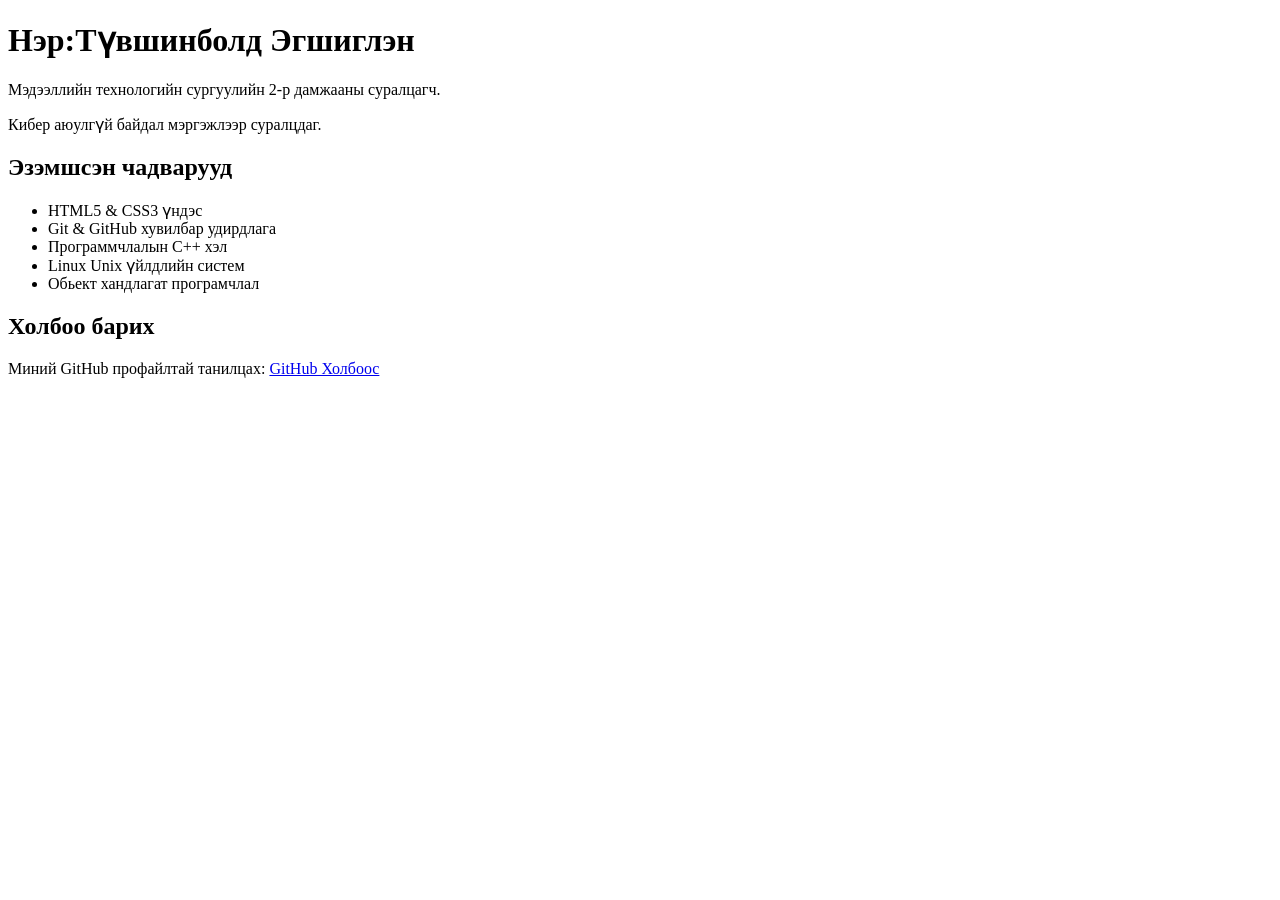
<file: index.html>
<!DOCTYPE html>
<html lang="mn">
<head>
 <meta charset="UTF-8">
 <meta name="viewport" content="width=device-width, initial-scale=1.0">
 <title>Миний Товч CV</title>
</head>
<body>
 <!-- Үндсэн гарчиг -->
 <h1>Нэр:Түвшинболд Эгшиглэн </h1>
 <!-- Товч танилцуулга -->
 <p>Мэдээллийн технологийн сургуулийн 2-р дамжааны суралцагч. </p>
 <p>Кибер аюулгүй байдал мэргэжлээр суралцдаг. </p>
     
 <h2>Эзэмшсэн чадварууд</h2>
 <!-- Жагсаалт -->
 <ul>
 <li>HTML5 & CSS3 үндэс</li>
 <li>Git & GitHub хувилбар удирдлага</li>
 <li>Программчлалын С++ хэл</li>
 <li>Linux Unix үйлдлийн систем</li>
 <li>Обьект хандлагат  програмчлал </li>
 </ul>

 <h2>Холбоо барих</h2>
 <!-- Холбоос -->
 <p>Миний GitHub профайлтай танилцах:
 <a href="https://github.com/tegshiglen0707/web-development-lab.git">GitHub Холбоос</a>
 </p>
</body>
</html>
</file>
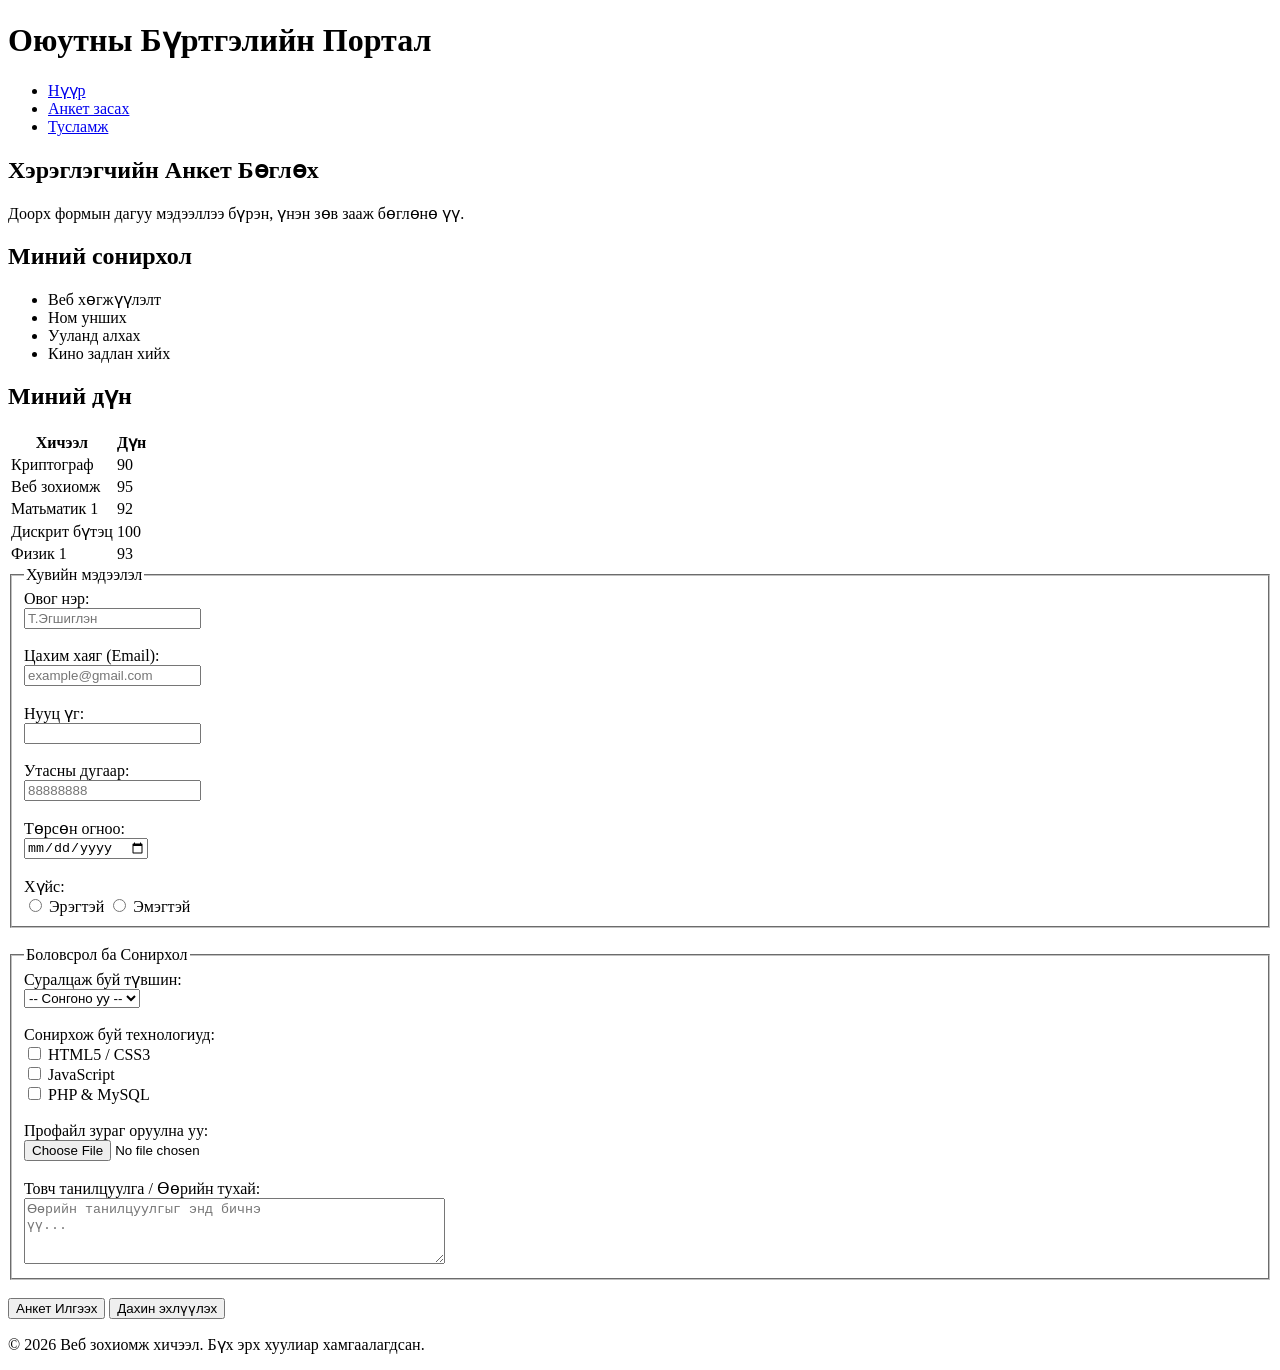
<file: lab02/index.html>
<!DOCTYPE html>
<html lang="en">
<head>
    <meta charset="UTF-8">
    <meta name="viewport" content="width=device-width, initial-scale=1.0">
    <title>Document</title>
</head>
<body>
    <!DOCTYPE html>
<html lang="mn">
<head>
 <meta charset="UTF-8">
 <meta name="viewport" content="width=device-width, initial-scale=1.0">
 <title>Лаборатори 02: Хэрэглэгчийн анкет</title>
</head>
<body>
 <!-- Вэбийн толгой хэсэг -->
 <header>
 <h1>Оюутны Бүртгэлийн Портал</h1>
 <!-- Навигацийн цэс -->
 <nav>
 <ul>
 <li><a href="../index.html">Нүүр</a></li>
 <li><a href="#">Анкет засах</a></li>
 <li><a href="#">Тусламж</a></li>
 </ul>
 </nav>
 </header>
 <!-- Үндсэн контент -->
 <main>
 <article>
 <section>
 <h2>Хэрэглэгчийн Анкет Бөглөх</h2>
 <p>Доорх формын дагуу мэдээллээ бүрэн, үнэн зөв зааж бөглөнө үү.</p>
 <!-- Форм энд байрлана -->
 </section>
 </article>
 </main>
 <!-- Сонирхлын жагсаалт -->
 <section>
 <h2>Миний сонирхол</h2>
 <ul>
 <li>Веб хөгжүүлэлт</li>
 <li>Ном унших</li>
 <li>Ууланд алхах</li>
 <li>Кино задлан хийх</li>
 </ul>
 </section>
 <!-- Дүнгийн хүснэгт -->
 <section>
 <h2>Миний дүн</h2>
 <table>
 <thead>
 <tr>
 <th>Хичээл</th>
 <th>Дүн</th>
 </tr>
 </thead>
 <tbody>
 <tr>
 <td>Криптограф</td>
 <td>90</td>
 </tr>
 <tr>
 <td>Веб зохиомж</td>
 <td>95</td>
 </tr>
 <tr>
 <td>Матьматик 1</td>
 <td>92</td>
 </tr>
 <tr>
 <td>Дискрит бүтэц</td>
 <td>100</td>
 </tr>
 <tr>
 <td>Физик 1</td>
 <td>93</td>
 </tr>
 </tbody>
 </table>
 </section>
 <!-- Хөл хэсэг -->
  <form action="#" method="POST" enctype="multipart/form-data">
 <!-- 1-р бүлэг: Хувийн мэдээлэл -->
 <fieldset>
 <legend>Хувийн мэдээлэл</legend>
 <label for="fullname">Овог нэр:</label><br>
 <input type="text" id="fullname" name="fullname" placeholder="Т.Эгшиглэн" required
minlength="2"><br><br>
 <label for="email">Цахим хаяг (Email):</label><br>
 <input type="email" id="email" name="email" placeholder="example@gmail.com"
required><br><br>
 <label for="password">Нууц үг:</label><br>
 <input type="password" id="password" name="password" required minlength="6"><br><br>
 <label for="phone">Утасны дугаар:</label><br>
 <input type="tel" id="phone" name="phone" pattern="[0-9]{8}" placeholder="88888888"
required><br><br>
 <label for="dob">Төрсөн огноо:</label><br>
 <input type="date" id="dob" name="dob" required><br><br>
 <label>Хүйс:</label><br>
 <input type="radio" id="male" name="gender" value="male">
 <label for="male">Эрэгтэй</label>
 <input type="radio" id="female" name="gender" value="female">
 <label for="female">Эмэгтэй</label><br>
 </fieldset>
 <br>
 <!-- 2-р бүлэг: Мэргэжил ба Сургалтын мэдээлэл -->
 <fieldset>
 <legend>Боловсрол ба Сонирхол</legend>
 <label for="degree">Суралцаж буй түвшин:</label><br>
 <select id="degree" name="degree" required>
 <option value="">-- Сонгоно уу --</option>
 <option value="bachelor">Бакалавр</option>
 <option value="master">Магистр</option>
 <option value="doctor">Докторант</option>
 </select><br><br>
 <label>Сонирхож буй технологиуд:</label><br>
 <input type="checkbox" id="html" name="skills" value="HTML">
 <label for="html">HTML5 / CSS3</label><br>
 <input type="checkbox" id="js" name="skills" value="JavaScript">
 <label for="js">JavaScript</label><br>
 <input type="checkbox" id="php" name="skills" value="PHP">
 <label for="php">PHP & MySQL</label><br><br>
 <label for="avatar">Профайл зураг оруулна уу:</label><br>
 <input type="file" id="avatar" name="avatar" accept="image/*"><br><br>
 <label for="bio">Товч танилцуулга / Өөрийн тухай:</label><br>
 <textarea id="bio" name="bio" rows="4" cols="50" placeholder="Өөрийн танилцуулгыг энд бичнэ
үү..."></textarea><br>
 </fieldset>
 <br>
 <!-- Илгээх ба Арилгах товчлуурууд -->
 <button type="submit">Анкет Илгээх</button>
 <button type="reset">Дахин эхлүүлэх</button>
</form>

 <footer>
 <p>&copy; 2026 Веб зохиомж хичээл. Бүх эрх хуулиар хамгаалагдсан.</p>
 </footer>
</body>
</html>

</body>
</html>
</file>
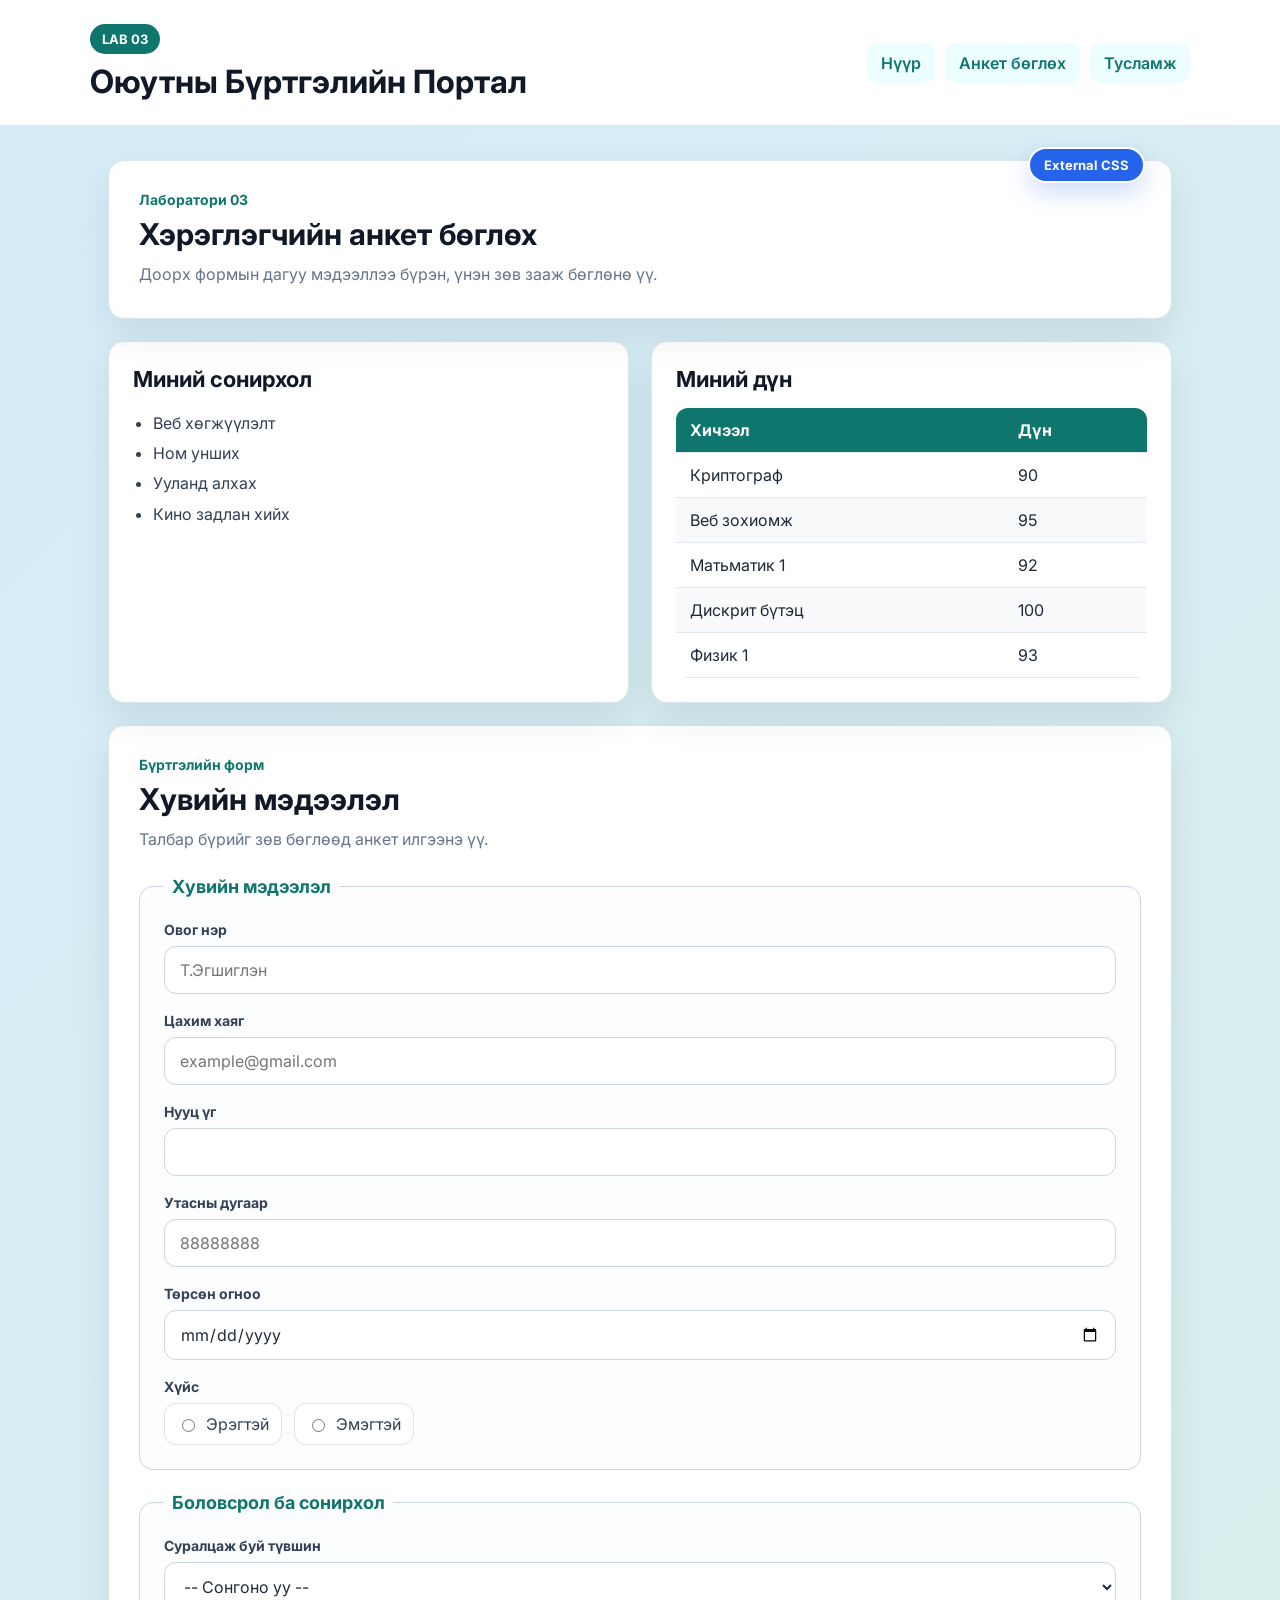
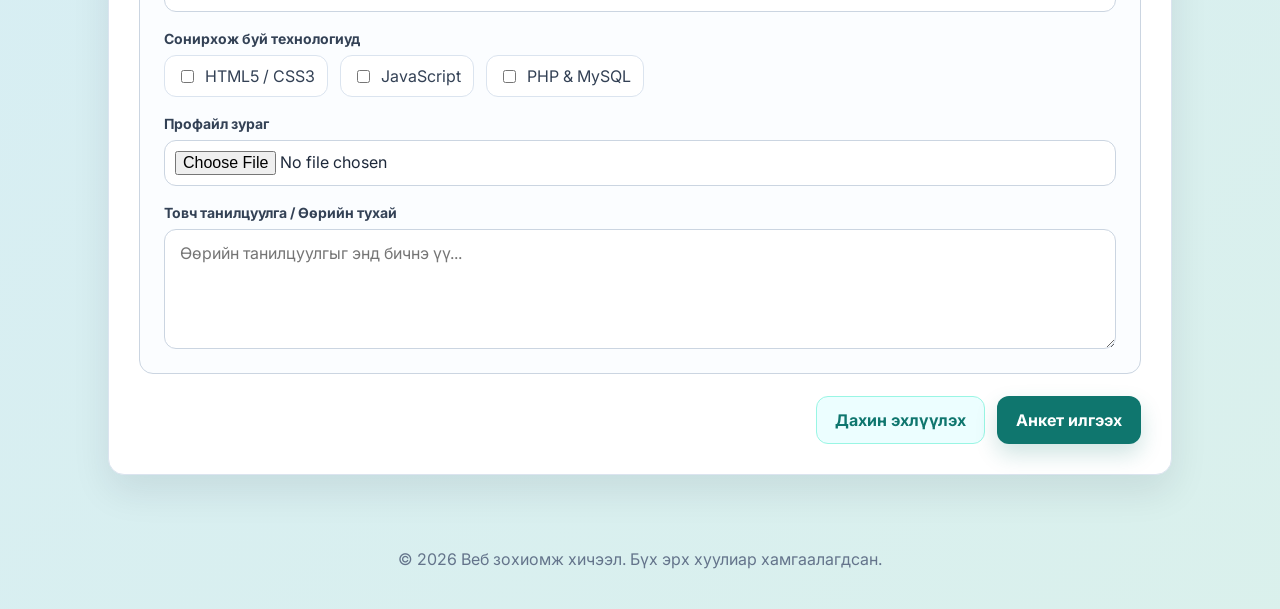
<file: lab03/index.html>
<!DOCTYPE html>
<html lang="mn">
<head>
  <meta charset="UTF-8">
  <meta name="viewport" content="width=device-width, initial-scale=1.0">
  <title>Лаборатори 03: CSS загварчилгаа</title>
  <link rel="preconnect" href="https://fonts.googleapis.com">
  <link rel="preconnect" href="https://fonts.gstatic.com" crossorigin>
  <link href="https://fonts.googleapis.com/css2?family=Inter:wght@400;500;600;700&display=swap" rel="stylesheet">
  <link rel="stylesheet" href="style.css">
</head>
<body>
  <header class="site-header">
    <div class="header-inner">
      <div>
        <span class="lab-badge">LAB 03</span>
        <h1 class="site-title">Оюутны Бүртгэлийн Портал</h1>
      </div>

      <nav class="site-nav">
        <ul class="nav-list">
          <li><a class="nav-link" href="../index.html">Нүүр</a></li>
          <li><a class="nav-link" href="#form">Анкет бөглөх</a></li>
          <li><a class="nav-link" href="#help">Тусламж</a></li>
        </ul>
      </nav>
    </div>
  </header>

  <main class="page">
    <section class="intro-card">
      <p class="eyebrow">Лаборатори 03</p>
      <h2 class="section-title">Хэрэглэгчийн анкет бөглөх</h2>
      <p class="section-text">Доорх формын дагуу мэдээллээ бүрэн, үнэн зөв зааж бөглөнө үү.</p>
      <span class="corner-note">External CSS</span>
    </section>

    <section class="content-grid">
      <article class="info-card">
        <h2 class="card-title">Миний сонирхол</h2>
        <ul class="interest-list">
          <li>Веб хөгжүүлэлт</li>
          <li>Ном унших</li>
          <li>Ууланд алхах</li>
          <li>Кино задлан хийх</li>
        </ul>
      </article>

      <article class="info-card">
        <h2 class="card-title">Миний дүн</h2>
        <table class="grade-table">
          <thead>
            <tr>
              <th>Хичээл</th>
              <th>Дүн</th>
            </tr>
          </thead>
          <tbody>
            <tr>
              <td>Криптограф</td>
              <td>90</td>
            </tr>
            <tr>
              <td>Веб зохиомж</td>
              <td>95</td>
            </tr>
            <tr>
              <td>Матьматик 1</td>
              <td>92</td>
            </tr>
            <tr>
              <td>Дискрит бүтэц</td>
              <td>100</td>
            </tr>
            <tr>
              <td>Физик 1</td>
              <td>93</td>
            </tr>
          </tbody>
        </table>
      </article>
    </section>

    <form class="profile-form" id="form" action="#" method="POST" enctype="multipart/form-data">
      <div class="form-heading">
        <p class="eyebrow">Бүртгэлийн форм</p>
        <h2 class="section-title">Хувийн мэдээлэл</h2>
        <p class="section-text">Талбар бүрийг зөв бөглөөд анкет илгээнэ үү.</p>
      </div>

      <fieldset class="form-group">
        <legend class="group-title">Хувийн мэдээлэл</legend>

        <div class="field-row tooltip-wrap">
          <label class="field-label" for="fullname">Овог нэр</label>
          <input class="form-field" type="text" id="fullname" name="fullname" placeholder="Т.Эгшиглэн" required minlength="2">
          <span class="tooltip">Доод тал нь 2 тэмдэгт оруулна.</span>
        </div>

        <div class="field-row">
          <label class="field-label" for="email">Цахим хаяг</label>
          <input class="form-field" type="email" id="email" name="email" placeholder="example@gmail.com" required>
        </div>

        <div class="field-row">
          <label class="field-label" for="password">Нууц үг</label>
          <input class="form-field" type="password" id="password" name="password" required minlength="6">
        </div>

        <div class="field-row">
          <label class="field-label" for="phone">Утасны дугаар</label>
          <input class="form-field" type="tel" id="phone" name="phone" pattern="[0-9]{8}" placeholder="88888888" required>
        </div>

        <div class="field-row">
          <label class="field-label" for="dob">Төрсөн огноо</label>
          <input class="form-field" type="date" id="dob" name="dob" required>
        </div>

        <div class="field-row">
          <span class="field-label">Хүйс</span>
          <div class="choice-row">
            <label class="choice-label" for="male">
              <input type="radio" id="male" name="gender" value="male">
              Эрэгтэй
            </label>
            <label class="choice-label" for="female">
              <input type="radio" id="female" name="gender" value="female">
              Эмэгтэй
            </label>
          </div>
        </div>
      </fieldset>

      <fieldset class="form-group">
        <legend class="group-title">Боловсрол ба сонирхол</legend>

        <div class="field-row">
          <label class="field-label" for="degree">Суралцаж буй түвшин</label>
          <select class="form-field" id="degree" name="degree" required>
            <option value="">-- Сонгоно уу --</option>
            <option value="bachelor">Бакалавр</option>
            <option value="master">Магистр</option>
            <option value="doctor">Докторант</option>
          </select>
        </div>

        <div class="field-row">
          <span class="field-label">Сонирхож буй технологиуд</span>
          <div class="checkbox-list">
            <label class="choice-label" for="html">
              <input type="checkbox" id="html" name="skills" value="HTML">
              HTML5 / CSS3
            </label>
            <label class="choice-label" for="js">
              <input type="checkbox" id="js" name="skills" value="JavaScript">
              JavaScript
            </label>
            <label class="choice-label" for="php">
              <input type="checkbox" id="php" name="skills" value="PHP">
              PHP &amp; MySQL
            </label>
          </div>
        </div>

        <div class="field-row">
          <label class="field-label" for="avatar">Профайл зураг</label>
          <input class="form-field file-field" type="file" id="avatar" name="avatar" accept="image/*">
        </div>

        <div class="field-row">
          <label class="field-label" for="bio">Товч танилцуулга / Өөрийн тухай</label>
          <textarea class="form-field textarea-field" id="bio" name="bio" rows="4" placeholder="Өөрийн танилцуулгыг энд бичнэ үү..."></textarea>
        </div>
      </fieldset>

      <div class="button-group">
        <button class="btn btn-secondary" type="reset">Дахин эхлүүлэх</button>
        <button class="btn btn-primary" type="submit">Анкет илгээх</button>
      </div>
    </form>
  </main>

  <footer class="site-footer" id="help">
    <p>&copy; 2026 Веб зохиомж хичээл. Бүх эрх хуулиар хамгаалагдсан.</p>
  </footer>
</body>
</html>
</file>
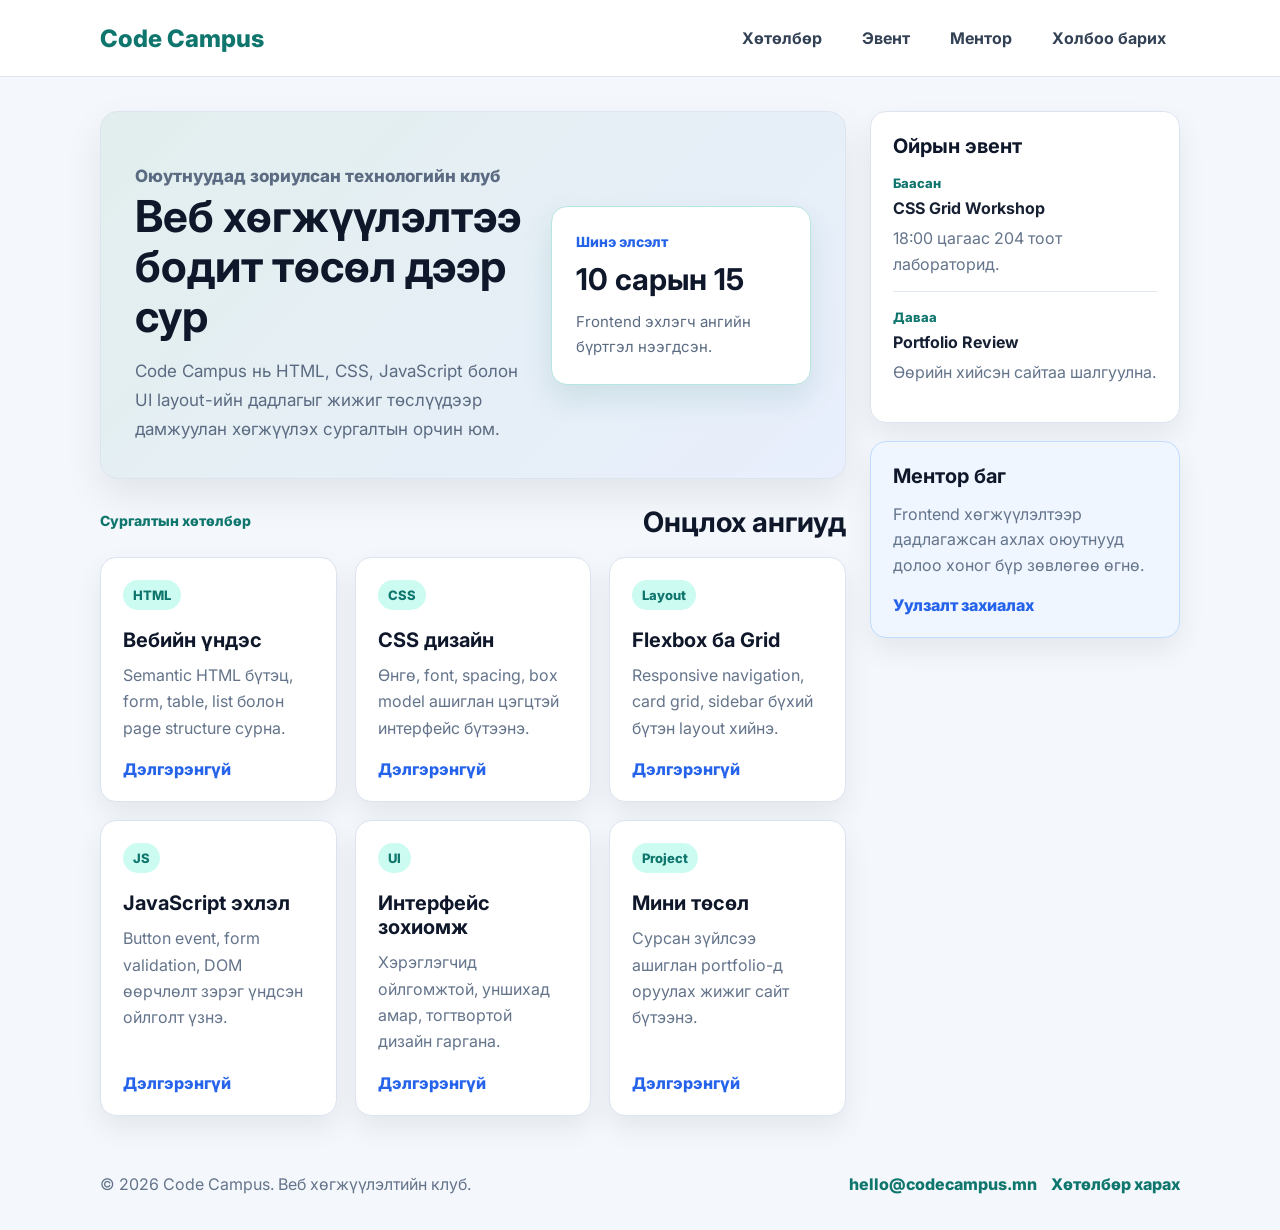
<file: lab04/index.html>
<!DOCTYPE html>
<html lang="mn">
<head>
  <meta charset="UTF-8">
  <meta name="viewport" content="width=device-width, initial-scale=1.0">
  <title>Code Campus</title>
  <link rel="preconnect" href="https://fonts.googleapis.com">
  <link rel="preconnect" href="https://fonts.gstatic.com" crossorigin>
  <link href="https://fonts.googleapis.com/css2?family=Inter:wght@400;500;600;700;800&display=swap" rel="stylesheet">
  <link rel="stylesheet" href="style.css?v=4">
</head>
<body>
  <header class="site-header">
    <nav class="navbar">
      <a class="logo" href="../index.html">Code Campus</a>

      <ul class="nav-menu">
        <li><a href="#courses">Хөтөлбөр</a></li>
        <li><a href="#events">Эвент</a></li>
        <li><a href="#mentors">Ментор</a></li>
        <li><a href="#contact">Холбоо барих</a></li>
      </ul>
    </nav>
  </header>

  <main class="page-layout">
    <section class="main-content">
      <section class="hero">
        <div class="hero-text">
          <p class="eyebrow">Оюутнуудад зориулсан технологийн клуб</p>
          <h1>Веб хөгжүүлэлтээ бодит төсөл дээр сур</h1>
          <p>
            Code Campus нь HTML, CSS, JavaScript болон UI layout-ийн дадлагыг
            жижиг төслүүдээр дамжуулан хөгжүүлэх сургалтын орчин юм.
          </p>
        </div>
        <div class="hero-panel">
          <span>Шинэ элсэлт</span>
          <strong>10 сарын 15</strong>
          <p>Frontend эхлэгч ангийн бүртгэл нээгдсэн.</p>
        </div>
      </section>

      <section class="courses" id="courses">
        <div class="section-heading">
          <p class="eyebrow">Сургалтын хөтөлбөр</p>
          <h2>Онцлох ангиуд</h2>
        </div>

        <div class="course-grid">
          <article class="course-card">
            <span class="course-tag">HTML</span>
            <h3>Вебийн үндэс</h3>
            <p>Semantic HTML бүтэц, form, table, list болон page structure сурна.</p>
            <a href="#contact">Дэлгэрэнгүй</a>
          </article>

          <article class="course-card">
            <span class="course-tag">CSS</span>
            <h3>CSS дизайн</h3>
            <p>Өнгө, font, spacing, box model ашиглан цэгцтэй интерфейс бүтээнэ.</p>
            <a href="#contact">Дэлгэрэнгүй</a>
          </article>

          <article class="course-card">
            <span class="course-tag">Layout</span>
            <h3>Flexbox ба Grid</h3>
            <p>Responsive navigation, card grid, sidebar бүхий бүтэн layout хийнэ.</p>
            <a href="#contact">Дэлгэрэнгүй</a>
          </article>

          <article class="course-card">
            <span class="course-tag">JS</span>
            <h3>JavaScript эхлэл</h3>
            <p>Button event, form validation, DOM өөрчлөлт зэрэг үндсэн ойлголт үзнэ.</p>
            <a href="#contact">Дэлгэрэнгүй</a>
          </article>

          <article class="course-card">
            <span class="course-tag">UI</span>
            <h3>Интерфейс зохиомж</h3>
            <p>Хэрэглэгчид ойлгомжтой, уншихад амар, тогтвортой дизайн гаргана.</p>
            <a href="#contact">Дэлгэрэнгүй</a>
          </article>

          <article class="course-card">
            <span class="course-tag">Project</span>
            <h3>Мини төсөл</h3>
            <p>Сурсан зүйлсээ ашиглан portfolio-д оруулах жижиг сайт бүтээнэ.</p>
            <a href="#contact">Дэлгэрэнгүй</a>
          </article>
        </div>
      </section>
    </section>

    <aside class="sidebar">
      <section class="sidebar-card" id="events">
        <h2>Ойрын эвент</h2>
        <div class="event-item">
          <span>Баасан</span>
          <strong>CSS Grid Workshop</strong>
          <p>18:00 цагаас 204 тоот лабораторид.</p>
        </div>
        <div class="event-item">
          <span>Даваа</span>
          <strong>Portfolio Review</strong>
          <p>Өөрийн хийсэн сайтаа шалгуулна.</p>
        </div>
      </section>

      <section class="sidebar-card mentor-card" id="mentors">
        <h2>Ментор баг</h2>
        <p>Frontend хөгжүүлэлтээр дадлагажсан ахлах оюутнууд долоо хоног бүр зөвлөгөө өгнө.</p>
        <a href="#contact">Уулзалт захиалах</a>
      </section>
    </aside>
  </main>

  <footer class="site-footer" id="contact">
    <p>&copy; 2026 Code Campus. Веб хөгжүүлэлтийн клуб.</p>
    <div class="footer-links">
      <a href="mailto:hello@codecampus.mn">hello@codecampus.mn</a>
      <a href="#courses">Хөтөлбөр харах</a>
    </div>
  </footer>
</body>
</html>
</file>
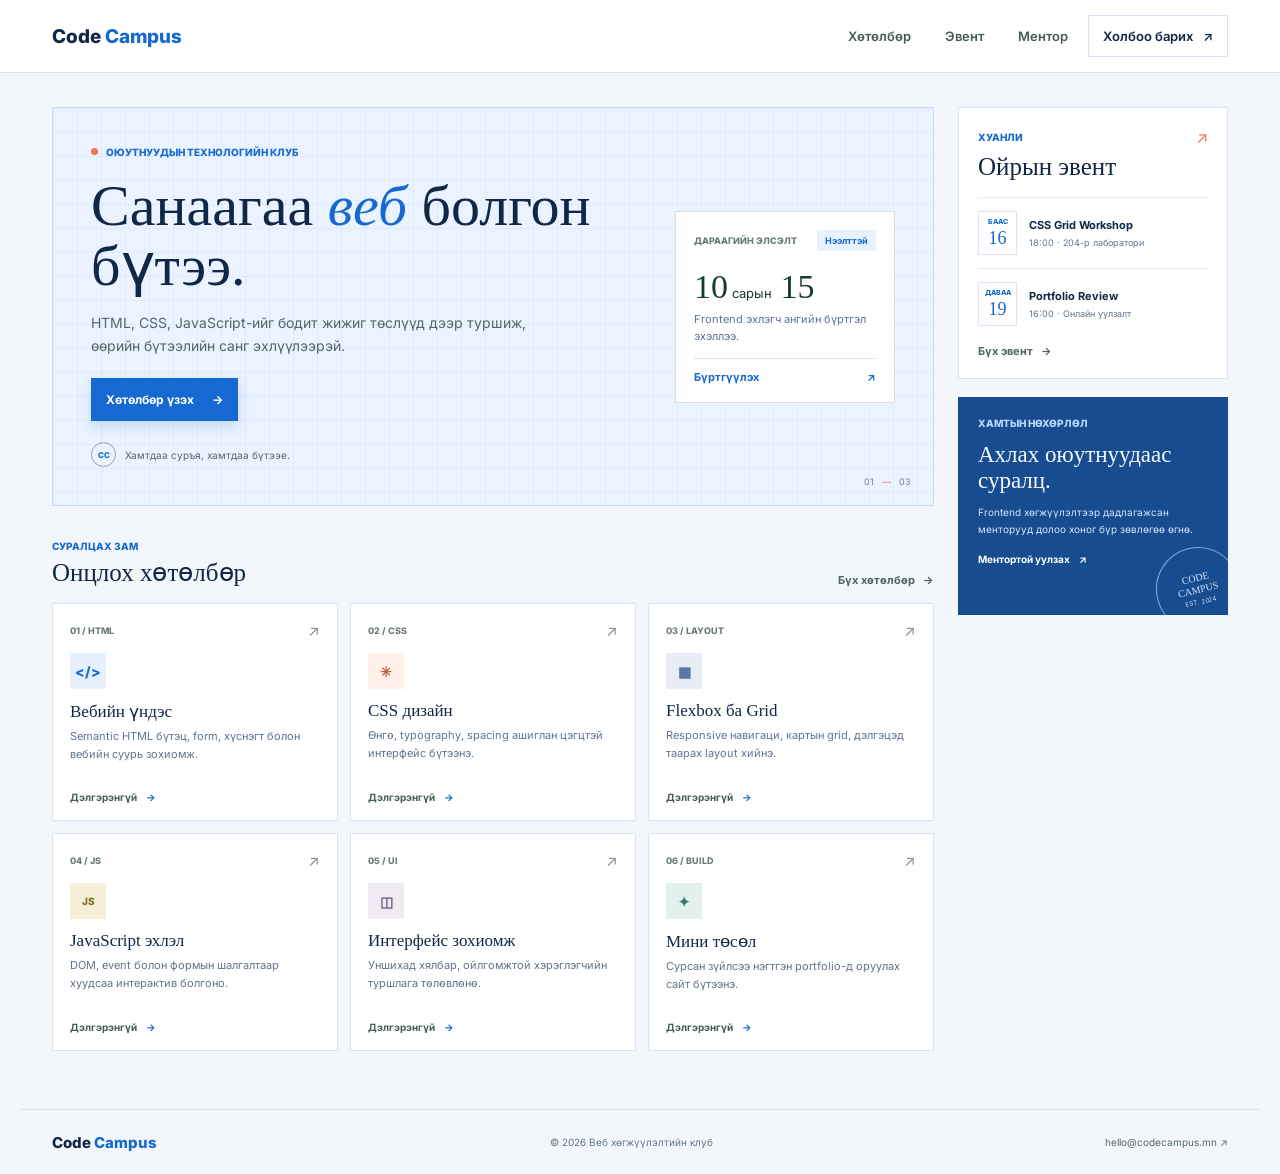
<file: lab05/index.html>
<!DOCTYPE html>
<html lang="mn">
<head>
  <meta charset="UTF-8">
  <meta name="viewport" content="width=device-width, initial-scale=1.0">
  <meta name="description" content="Code Campus-ийн сургалт, эвент болон менторын мэдээлэл.">
  <title>Code Campus | Responsive веб зохиомж</title>
  <link rel="preconnect" href="https://fonts.googleapis.com">
  <link rel="preconnect" href="https://fonts.gstatic.com" crossorigin>
  <link href="https://fonts.googleapis.com/css2?family=Inter:wght@400;500;600;700;800&display=swap" rel="stylesheet">
  <link rel="stylesheet" href="style.css">
</head>
<body>
  <header class="site-header">
    <nav class="navbar" aria-label="Үндсэн цэс">
      <a class="logo" href="#home">Code <span>Campus</span></a>
      <input class="menu-toggle" type="checkbox" id="menu-toggle" aria-label="Цэс нээх">
      <label class="menu-button" for="menu-toggle" aria-hidden="true"><span></span><span></span><span></span></label>
      <ul class="nav-menu">
        <li><a href="#courses">Хөтөлбөр</a></li>
        <li><a href="#events">Эвент</a></li>
        <li><a href="#mentors">Ментор</a></li>
        <li><a class="nav-cta" href="#contact">Холбоо барих <span aria-hidden="true">↗</span></a></li>
      </ul>
    </nav>
  </header>

  <main id="home" class="page-layout">
    <div class="main-content">
      <section class="hero">
        <div class="hero-copy">
          <p class="eyebrow"><span class="status-dot"></span> ОЮУТНУУДЫН ТЕХНОЛОГИЙН КЛУБ</p>
          <h1>Санаагаа <span>веб</span> болгон бүтээ.</h1>
          <p class="hero-description">HTML, CSS, JavaScript-ийг бодит жижиг төслүүд дээр туршиж, өөрийн бүтээлийн санг эхлүүлээрэй.</p>
          <a class="primary-link" href="#courses">Хөтөлбөр үзэх <span aria-hidden="true">→</span></a>
          <div class="hero-note"><span class="note-mark" aria-hidden="true">CC</span><span>Хамтдаа суръя, хамтдаа бүтээе.</span></div>
        </div>
        <aside class="enrollment" aria-label="Шинэ элсэлтийн мэдээлэл">
          <div class="enrollment-top"><span class="enrollment-label">ДАРААГИЙН ЭЛСЭЛТ</span><span class="open-badge">Нээлттэй</span></div>
          <p class="enrollment-date">10<span> сарын</span> 15</p>
          <p class="enrollment-copy">Frontend эхлэгч ангийн бүртгэл эхэллээ.</p>
          <a href="#contact">Бүртгүүлэх <span aria-hidden="true">↗</span></a>
        </aside>
        <div class="hero-index" aria-hidden="true">01 <span>—</span> 03</div>
      </section>

      <section class="courses" id="courses">
        <div class="section-heading">
          <div><p class="eyebrow">СУРАЛЦАХ ЗАМ</p><h2>Онцлох хөтөлбөр</h2></div>
          <a class="text-link" href="#contact">Бүх хөтөлбөр <span aria-hidden="true">→</span></a>
        </div>
        <div class="course-grid">
          <article class="course-card"><div class="card-top"><span class="course-code">01 / HTML</span><span class="card-arrow" aria-hidden="true">↗</span></div><div class="card-icon icon-html" aria-hidden="true">&lt;/&gt;</div><h3>Вебийн үндэс</h3><p>Semantic HTML бүтэц, form, хүснэгт болон вебийн суурь зохиомж.</p><a href="#contact">Дэлгэрэнгүй <span aria-hidden="true">→</span></a></article>
          <article class="course-card"><div class="card-top"><span class="course-code">02 / CSS</span><span class="card-arrow" aria-hidden="true">↗</span></div><div class="card-icon icon-css" aria-hidden="true">✳</div><h3>CSS дизайн</h3><p>Өнгө, typography, spacing ашиглан цэгцтэй интерфейс бүтээнэ.</p><a href="#contact">Дэлгэрэнгүй <span aria-hidden="true">→</span></a></article>
          <article class="course-card"><div class="card-top"><span class="course-code">03 / LAYOUT</span><span class="card-arrow" aria-hidden="true">↗</span></div><div class="card-icon icon-layout" aria-hidden="true">▦</div><h3>Flexbox ба Grid</h3><p>Responsive навигаци, картын grid, дэлгэцэд таарах layout хийнэ.</p><a href="#contact">Дэлгэрэнгүй <span aria-hidden="true">→</span></a></article>
          <article class="course-card"><div class="card-top"><span class="course-code">04 / JS</span><span class="card-arrow" aria-hidden="true">↗</span></div><div class="card-icon icon-js" aria-hidden="true">JS</div><h3>JavaScript эхлэл</h3><p>DOM, event болон формын шалгалтаар хуудсаа интерактив болгоно.</p><a href="#contact">Дэлгэрэнгүй <span aria-hidden="true">→</span></a></article>
          <article class="course-card"><div class="card-top"><span class="course-code">05 / UI</span><span class="card-arrow" aria-hidden="true">↗</span></div><div class="card-icon icon-ui" aria-hidden="true">◫</div><h3>Интерфейс зохиомж</h3><p>Уншихад хялбар, ойлгомжтой хэрэглэгчийн туршлага төлөвлөнө.</p><a href="#contact">Дэлгэрэнгүй <span aria-hidden="true">→</span></a></article>
          <article class="course-card"><div class="card-top"><span class="course-code">06 / BUILD</span><span class="card-arrow" aria-hidden="true">↗</span></div><div class="card-icon icon-build" aria-hidden="true">✦</div><h3>Мини төсөл</h3><p>Сурсан зүйлсээ нэгтгэн portfolio-д оруулах сайт бүтээнэ.</p><a href="#contact">Дэлгэрэнгүй <span aria-hidden="true">→</span></a></article>
        </div>
      </section>
    </div>

    <aside class="sidebar">
      <section class="sidebar-section" id="events">
        <div class="sidebar-heading"><p class="eyebrow">ХУАНЛИ</p><span class="sidebar-symbol" aria-hidden="true">↗</span></div>
        <h2>Ойрын эвент</h2>
        <article class="event-item"><time datetime="2026-10-16"><span>БААС</span><strong>16</strong></time><div><h3>CSS Grid Workshop</h3><p>18:00 · 204-р лаборатори</p></div></article>
        <article class="event-item"><time datetime="2026-10-19"><span>ДАВАА</span><strong>19</strong></time><div><h3>Portfolio Review</h3><p>16:00 · Онлайн уулзалт</p></div></article>
        <a class="text-link" href="#contact">Бүх эвент <span aria-hidden="true">→</span></a>
      </section>
      <section class="mentor-section" id="mentors">
        <p class="eyebrow">ХАМТЫН НӨХӨРЛӨЛ</p><h2>Ахлах оюутнуудаас суралц.</h2>
        <p>Frontend хөгжүүлэлтээр дадлагажсан менторууд долоо хоног бүр зөвлөгөө өгнө.</p>
        <a href="#contact">Ментортой уулзах <span aria-hidden="true">↗</span></a>
        <div class="mentor-stamp" aria-hidden="true">CODE<br>CAMPUS<br><span>EST. 2024</span></div>
      </section>
    </aside>
  </main>

  <footer class="site-footer" id="contact"><a class="footer-brand" href="#home">Code <span>Campus</span></a><p>© 2026 Веб хөгжүүлэлтийн клуб</p><a href="mailto:hello@codecampus.mn">hello@codecampus.mn <span aria-hidden="true">↗</span></a></footer>
</body>
</html>
</file>
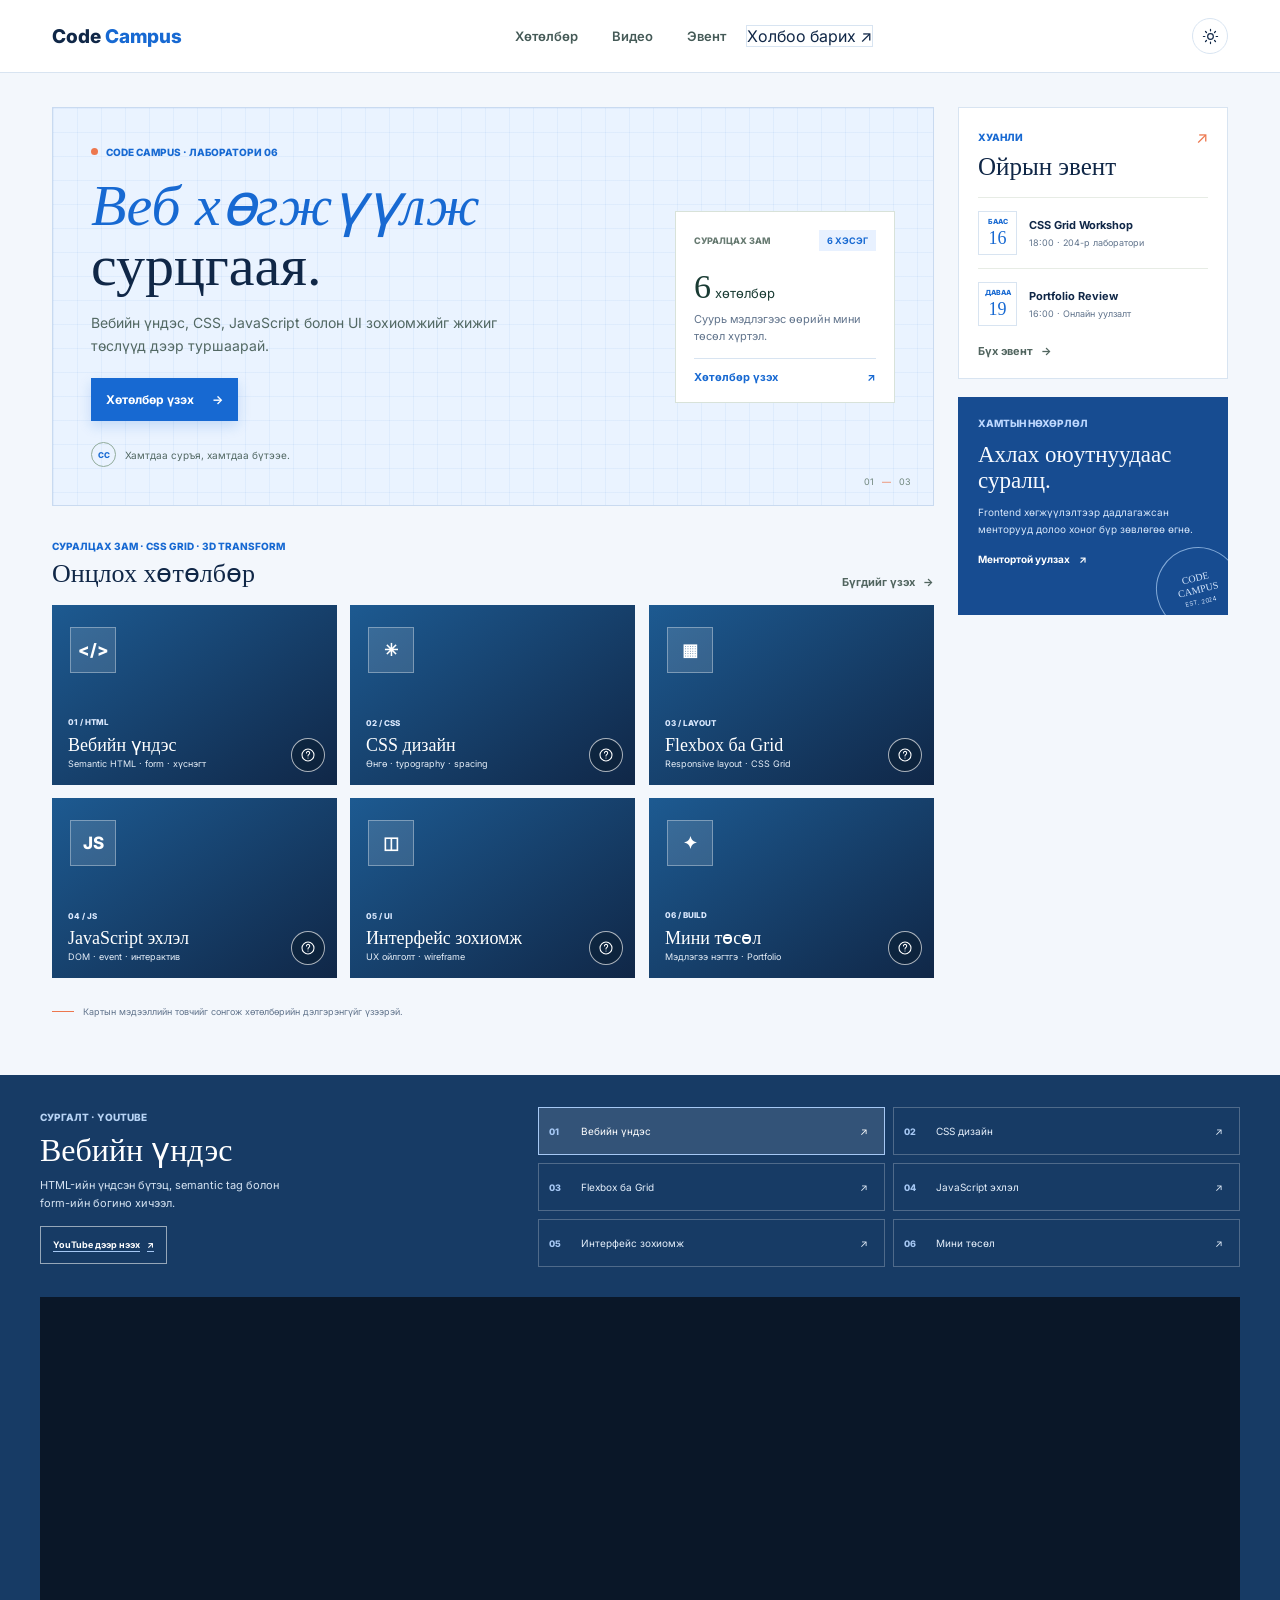
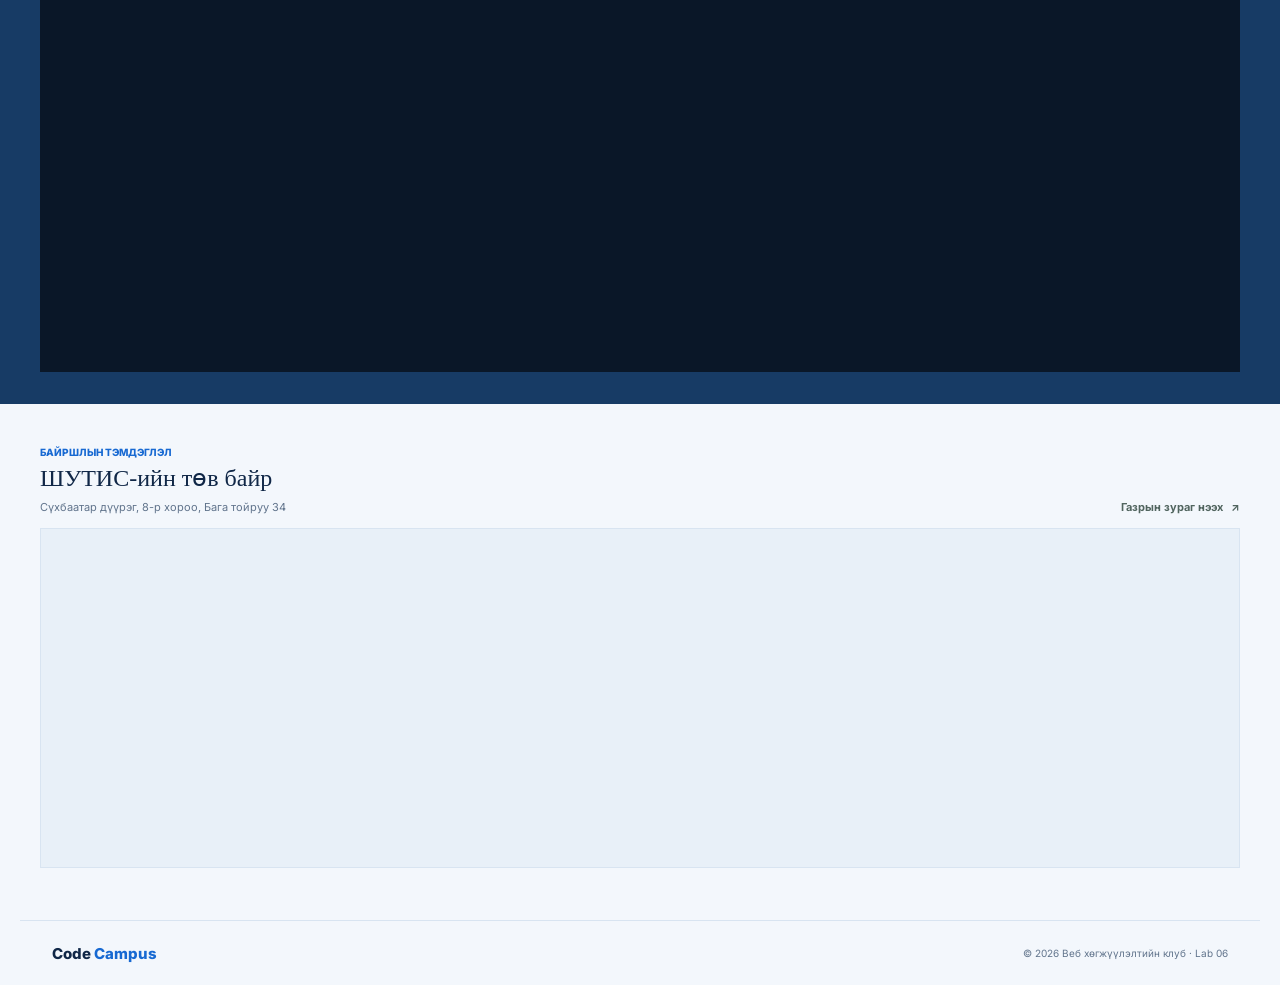
<file: lab6/index.html>
<!DOCTYPE html>
<html lang="mn">
<head>
  <meta charset="UTF-8">
  <meta name="viewport" content="width=device-width, initial-scale=1.0">
  <meta name="description" content="Code Campus-ийн зургаан сургалтын хөтөлбөр: CSS animation, 3D flip карт болон мультимедиа.">
  <meta name="theme-color" content="#f3f7fc">
  <title>Code Campus | Хөтөлбөр · Лаб 06</title>
  <link rel="preconnect" href="https://fonts.googleapis.com">
  <link rel="preconnect" href="https://fonts.gstatic.com" crossorigin>
  <link href="https://fonts.googleapis.com/css2?family=Inter:wght@400;500;600;700;800&display=swap" rel="stylesheet">
  <link rel="stylesheet" href="style.css">
  <script src="script.js" defer></script>
</head>
<body>
  <header class="site-header">
    <nav class="navbar" aria-label="Үндсэн цэс">
      <a class="logo" href="#home">Code <span>Campus</span></a>
      <input class="menu-toggle" type="checkbox" id="menu-toggle" aria-label="Цэс нээх">
      <label class="menu-button" for="menu-toggle" aria-hidden="true"><span></span><span></span><span></span></label>
      <ul class="nav-menu">
        <li><a href="#gallery">Хөтөлбөр</a></li>
        <li><a href="#video">Видео</a></li>
        <li><a href="#events">Эвент</a></li>
        <li><details class="contact-menu"><summary class="nav-cta">Холбоо барих <span aria-hidden="true">↗</span></summary><div class="contact-popover"><a href="mailto:t.egshiglen0707@gmail.com">Gmail <span>t.egshiglen0707@gmail.com</span></a><a href="tel:+97688035277">Утас <span>8803-5277</span></a></div></details></li>
      </ul>
      <button class="theme-toggle" id="theme-toggle" type="button" aria-label="Харанхуй горим асаах" aria-pressed="false">
        <svg class="sun-icon" viewBox="0 0 24 24" aria-hidden="true"><circle cx="12" cy="12" r="4"/><path d="M12 2v2m0 16v2M4.93 4.93l1.42 1.42m11.3 11.3 1.42 1.42M2 12h2m16 0h2M4.93 19.07l1.42-1.42m11.3-11.3 1.42-1.42"/></svg>
        <svg class="moon-icon" viewBox="0 0 24 24" aria-hidden="true"><path d="M20.2 15.4A8.5 8.5 0 0 1 8.6 3.8 8.5 8.5 0 1 0 20.2 15.4Z"/></svg>
      </button>
    </nav>
  </header>

  <main id="home" class="page-layout">
    <div class="main-content">
      <section class="hero">
        <div class="hero-copy">
          <p class="eyebrow"><span class="status-dot"></span> CODE CAMPUS · ЛАБОРАТОРИ 06</p>
          <h1><span>Веб хөгжүүлж</span> сурцгаая.</h1>
          <p class="hero-description">Вебийн үндэс, CSS, JavaScript болон UI зохиомжийг жижиг төслүүд дээр туршаарай.</p>
          <a class="primary-link" href="#gallery">Хөтөлбөр үзэх <span aria-hidden="true">→</span></a>
          <div class="hero-note"><span class="note-mark" aria-hidden="true">CC</span><span>Хамтдаа суръя, хамтдаа бүтээе.</span></div>
        </div>
        <aside class="enrollment" aria-label="Шинэ элсэлтийн мэдээлэл">
          <div class="enrollment-top"><span class="enrollment-label">СУРАЛЦАХ ЗАМ</span><span class="open-badge">6 ХЭСЭГ</span></div>
          <p class="enrollment-date">6<span> хөтөлбөр</span></p>
          <p class="enrollment-copy">Суурь мэдлэгээс өөрийн мини төсөл хүртэл.</p>
          <a href="#gallery">Хөтөлбөр үзэх <span aria-hidden="true">↗</span></a>
        </aside>
        <div class="hero-index" aria-hidden="true">01 <span>—</span> 03</div>
      </section>

      <section class="courses gallery-section" id="gallery" aria-labelledby="gallery-title">
        <div class="section-heading">
          <div><p class="eyebrow">СУРАЛЦАХ ЗАМ · CSS GRID · 3D TRANSFORM</p><h2 id="gallery-title">Онцлох хөтөлбөр</h2></div>
          <a class="text-link" href="#video">Бүгдийг үзэх <span aria-hidden="true">→</span></a>
        </div>
        <div class="gallery-grid">
          <article class="photo-card" style="--i: 0"><div class="card-inner">
            <div class="card-face card-front"><div class="course-visual icon-html" aria-hidden="true">&lt;/&gt;</div><div class="photo-shade"></div><div class="photo-meta"><span class="course-code">01 / HTML</span><h3>Вебийн үндэс</h3><p>Semantic HTML · form · хүснэгт</p></div><button class="flip-button" type="button" data-flip aria-label="Вебийн үндэс хөтөлбөрийн дэлгэрэнгүйг харах" aria-pressed="false"><svg viewBox="0 0 24 24" aria-hidden="true"><circle cx="12" cy="12" r="9"/><path d="M9.7 9a2.4 2.4 0 1 1 4.1 1.7c-1.1 1-1.8 1.3-1.8 2.8m0 3h.01"/></svg></button></div>
            <div class="card-face card-back" aria-hidden="true" inert><span class="back-index">01 — СУРАЛЦАХ ЗАМ</span><h3>Вебийн үндэс</h3><p>Semantic HTML бүтэц, form, хүснэгт болон вебийн суурь зохиомж.</p><a class="lesson-trigger" href="#video" data-lesson="html">Хичээлийн жишээ ↗</a><button class="back-button" type="button" data-flip>Буцах</button></div>
          </div></article>
          <article class="photo-card" style="--i: 1"><div class="card-inner">
            <div class="card-face card-front"><div class="course-visual icon-css" aria-hidden="true">✳</div><div class="photo-shade"></div><div class="photo-meta"><span class="course-code">02 / CSS</span><h3>CSS дизайн</h3><p>Өнгө · typography · spacing</p></div><button class="flip-button" type="button" data-flip aria-label="CSS дизайн хөтөлбөрийн дэлгэрэнгүйг харах" aria-pressed="false"><svg viewBox="0 0 24 24" aria-hidden="true"><circle cx="12" cy="12" r="9"/><path d="M9.7 9a2.4 2.4 0 1 1 4.1 1.7c-1.1 1-1.8 1.3-1.8 2.8m0 3h.01"/></svg></button></div>
            <div class="card-face card-back" aria-hidden="true" inert><span class="back-index">02 — СУРАЛЦАХ ЗАМ</span><h3>CSS дизайн</h3><p>Өнгө, typography, spacing ашиглан цэгцтэй интерфейс бүтээнэ.</p><a class="lesson-trigger" href="#video" data-lesson="css">Хичээлийн жишээ ↗</a><button class="back-button" type="button" data-flip>Буцах</button></div>
          </div></article>
          <article class="photo-card" style="--i: 2"><div class="card-inner">
            <div class="card-face card-front"><div class="course-visual icon-layout" aria-hidden="true">▦</div><div class="photo-shade"></div><div class="photo-meta"><span class="course-code">03 / LAYOUT</span><h3>Flexbox ба Grid</h3><p>Responsive layout · CSS Grid</p></div><button class="flip-button" type="button" data-flip aria-label="Flexbox ба Grid хөтөлбөрийн дэлгэрэнгүйг харах" aria-pressed="false"><svg viewBox="0 0 24 24" aria-hidden="true"><circle cx="12" cy="12" r="9"/><path d="M9.7 9a2.4 2.4 0 1 1 4.1 1.7c-1.1 1-1.8 1.3-1.8 2.8m0 3h.01"/></svg></button></div>
            <div class="card-face card-back" aria-hidden="true" inert><span class="back-index">03 — СУРАЛЦАХ ЗАМ</span><h3>Flexbox ба Grid</h3><p>Responsive навигаци, картын grid, дэлгэцэд таарах layout хийнэ.</p><a class="lesson-trigger" href="#video" data-lesson="layout">Хичээлийн жишээ ↗</a><button class="back-button" type="button" data-flip>Буцах</button></div>
          </div></article>
          <article class="photo-card" style="--i: 3"><div class="card-inner">
            <div class="card-face card-front"><div class="course-visual icon-js" aria-hidden="true">JS</div><div class="photo-shade"></div><div class="photo-meta"><span class="course-code">04 / JS</span><h3>JavaScript эхлэл</h3><p>DOM · event · интерактив</p></div><button class="flip-button" type="button" data-flip aria-label="JavaScript эхлэл хөтөлбөрийн дэлгэрэнгүйг харах" aria-pressed="false"><svg viewBox="0 0 24 24" aria-hidden="true"><circle cx="12" cy="12" r="9"/><path d="M9.7 9a2.4 2.4 0 1 1 4.1 1.7c-1.1 1-1.8 1.3-1.8 2.8m0 3h.01"/></svg></button></div>
            <div class="card-face card-back" aria-hidden="true" inert><span class="back-index">04 — СУРАЛЦАХ ЗАМ</span><h3>JavaScript эхлэл</h3><p>DOM, event болон формын шалгалтаар хуудсаа интерактив болгоно.</p><a class="lesson-trigger" href="#video" data-lesson="javascript">Хичээлийн жишээ ↗</a><button class="back-button" type="button" data-flip>Буцах</button></div>
          </div></article>
          <article class="photo-card" style="--i: 4"><div class="card-inner">
            <div class="card-face card-front"><div class="course-visual icon-ui" aria-hidden="true">◫</div><div class="photo-shade"></div><div class="photo-meta"><span class="course-code">05 / UI</span><h3>Интерфейс зохиомж</h3><p>UX ойлголт · wireframe</p></div><button class="flip-button" type="button" data-flip aria-label="Интерфейс зохиомж хөтөлбөрийн дэлгэрэнгүйг харах" aria-pressed="false"><svg viewBox="0 0 24 24" aria-hidden="true"><circle cx="12" cy="12" r="9"/><path d="M9.7 9a2.4 2.4 0 1 1 4.1 1.7c-1.1 1-1.8 1.3-1.8 2.8m0 3h.01"/></svg></button></div>
            <div class="card-face card-back" aria-hidden="true" inert><span class="back-index">05 — СУРАЛЦАХ ЗАМ</span><h3>Интерфейс зохиомж</h3><p>Уншихад хялбар, ойлгомжтой хэрэглэгчийн туршлага төлөвлөнө.</p><a class="lesson-trigger" href="#video" data-lesson="ui">Хичээлийн жишээ ↗</a><button class="back-button" type="button" data-flip>Буцах</button></div>
          </div></article>
          <article class="photo-card" style="--i: 5"><div class="card-inner">
            <div class="card-face card-front"><div class="course-visual icon-build" aria-hidden="true">✦</div><div class="photo-shade"></div><div class="photo-meta"><span class="course-code">06 / BUILD</span><h3>Мини төсөл</h3><p>Мэдлэгээ нэгтгэ · Portfolio</p></div><button class="flip-button" type="button" data-flip aria-label="Мини төсөл хөтөлбөрийн дэлгэрэнгүйг харах" aria-pressed="false"><svg viewBox="0 0 24 24" aria-hidden="true"><circle cx="12" cy="12" r="9"/><path d="M9.7 9a2.4 2.4 0 1 1 4.1 1.7c-1.1 1-1.8 1.3-1.8 2.8m0 3h.01"/></svg></button></div>
            <div class="card-face card-back" aria-hidden="true" inert><span class="back-index">06 — СУРАЛЦАХ ЗАМ</span><h3>Мини төсөл</h3><p>Сурсан зүйлсээ нэгтгэн portfolio-д оруулах сайт бүтээнэ.</p><a class="lesson-trigger" href="#video" data-lesson="project">Хичээлийн жишээ ↗</a><button class="back-button" type="button" data-flip>Буцах</button></div>
          </div></article>
        </div>
        <p class="gallery-caption"><span class="caption-rule"></span> Картын мэдээллийн товчийг сонгож хөтөлбөрийн дэлгэрэнгүйг үзээрэй.</p>
      </section>
    </div>

    <aside class="sidebar">
      <section class="sidebar-section" id="events">
        <div class="sidebar-heading"><p class="eyebrow">ХУАНЛИ</p><span class="sidebar-symbol" aria-hidden="true">↗</span></div>
        <h2>Ойрын эвент</h2>
        <article class="event-item"><time datetime="2026-10-16"><span>БААС</span><strong>16</strong></time><div><h3>CSS Grid Workshop</h3><p>18:00 · 204-р лаборатори</p></div></article>
        <article class="event-item"><time datetime="2026-10-19"><span>ДАВАА</span><strong>19</strong></time><div><h3>Portfolio Review</h3><p>16:00 · Онлайн уулзалт</p></div></article>
        <a class="text-link" href="#contact">Бүх эвент <span aria-hidden="true">→</span></a>
      </section>
      <section class="mentor-section" id="mentors">
        <p class="eyebrow">ХАМТЫН НӨХӨРЛӨЛ</p><h2>Ахлах оюутнуудаас суралц.</h2>
        <p>Frontend хөгжүүлэлтээр дадлагажсан менторууд долоо хоног бүр зөвлөгөө өгнө.</p>
        <a href="#contact">Ментортой уулзах <span aria-hidden="true">↗</span></a>
        <div class="mentor-stamp" aria-hidden="true">CODE<br>CAMPUS<br><span>EST. 2024</span></div>
      </section>
    </aside>
  </main>

  <section class="multimedia-band" id="video" aria-labelledby="video-title">
    <div class="multimedia-inner">
      <div class="video-copy"><p class="eyebrow">СУРГАЛТ · YOUTUBE</p><h2 id="video-title">Вебийн үндэс</h2><p id="lesson-description">HTML-ийн үндсэн бүтэц, semantic tag болон form-ийн богино хичээл.</p><a class="youtube-link" id="youtube-lesson-link" href="https://www.youtube.com/watch?v=ok-plXXHlWw" target="_blank" rel="noopener noreferrer">YouTube дээр нээх <span aria-hidden="true">↗</span></a></div>
      <div class="lesson-list" role="group" aria-label="Хөтөлбөрийн видео хичээлүүд">
        <button class="lesson-option is-selected" type="button" data-lesson-option="html" aria-pressed="true"><span>01</span><span>Вебийн үндэс</span><span aria-hidden="true">↗</span></button>
        <button class="lesson-option" type="button" data-lesson-option="css" aria-pressed="false"><span>02</span><span>CSS дизайн</span><span aria-hidden="true">↗</span></button>
        <button class="lesson-option" type="button" data-lesson-option="layout" aria-pressed="false"><span>03</span><span>Flexbox ба Grid</span><span aria-hidden="true">↗</span></button>
        <button class="lesson-option" type="button" data-lesson-option="javascript" aria-pressed="false"><span>04</span><span>JavaScript эхлэл</span><span aria-hidden="true">↗</span></button>
        <button class="lesson-option" type="button" data-lesson-option="ui" aria-pressed="false"><span>05</span><span>Интерфейс зохиомж</span><span aria-hidden="true">↗</span></button>
        <button class="lesson-option" type="button" data-lesson-option="project" aria-pressed="false"><span>06</span><span>Мини төсөл</span><span aria-hidden="true">↗</span></button>
      </div>
      <div class="lesson-player"><iframe id="lesson-embed" title="Вебийн үндэс хичээлийн видео" src="https://www.youtube-nocookie.com/embed/ok-plXXHlWw" loading="lazy" referrerpolicy="strict-origin-when-cross-origin" allow="accelerometer; autoplay; clipboard-write; encrypted-media; gyroscope; picture-in-picture; web-share" allowfullscreen></iframe></div>
    </div>
  </section>
  <section class="map-section" id="map" aria-labelledby="map-title"><div class="map-inner"><div class="section-heading"><div><p class="eyebrow">БАЙРШЛЫН ТЭМДЭГЛЭЛ</p><h2 id="map-title">ШУТИС-ийн төв байр</h2><p class="map-description">Сүхбаатар дүүрэг, 8-р хороо, Бага тойруу 34</p></div><a class="text-link" href="https://www.openstreetmap.org/?mlat=47.9220461&amp;mlon=106.9243809#map=17/47.9220461/106.9243809" target="_blank" rel="noopener noreferrer">Газрын зураг нээх <span aria-hidden="true">↗</span></a></div><div class="map-frame"><iframe title="ШУТИС-ийн төв байр, Улаанбаатар хотын газрын зураг" src="https://www.openstreetmap.org/export/embed.html?bbox=106.919%2C47.919%2C106.929%2C47.925&amp;layer=mapnik&amp;marker=47.9220461%2C106.9243809" loading="lazy" referrerpolicy="no-referrer" sandbox="allow-scripts allow-same-origin"></iframe></div></div></section>

  <footer class="site-footer"><a class="footer-brand" href="#home">Code <span>Campus</span></a><p>© 2026 Веб хөгжүүлэлтийн клуб · Lab 06</p></footer>
</body>
</html>
</file>
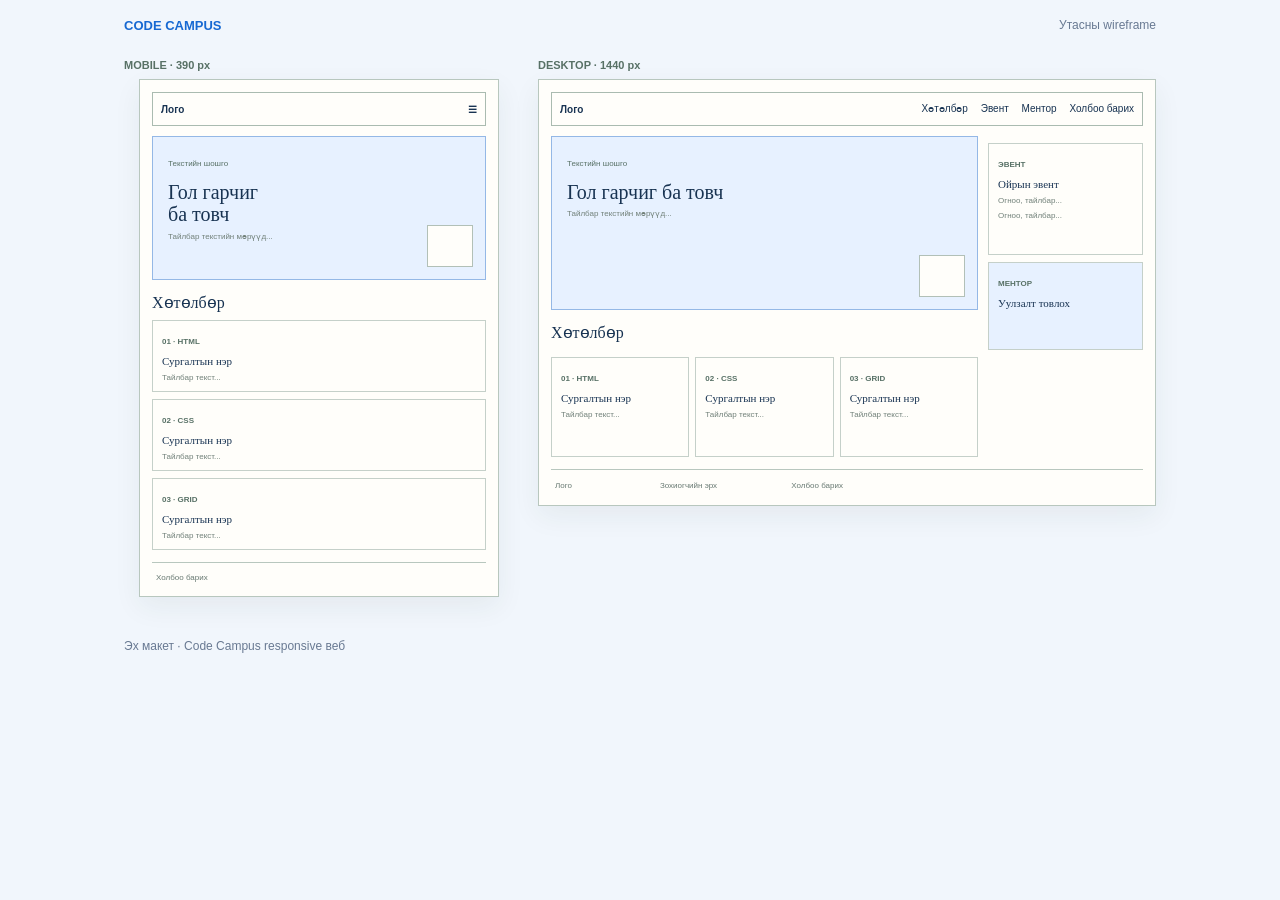
<file: lab05/wireframe.html>
<!DOCTYPE html>
<html lang="mn">
<head>
  <meta charset="UTF-8">
  <meta name="viewport" content="width=device-width, initial-scale=1.0">
  <title>Lab 05 - Wireframe</title>
  <link rel="stylesheet" href="wireframe.css">
</head>
<body>
  <header><strong>CODE CAMPUS</strong><span>Утасны wireframe</span></header>
  <main>
    <section class="device mobile"><div class="device-label">MOBILE · 390 px</div><div class="mock-page"><div class="mock-nav"><b>Лого</b><b>☰</b></div><div class="mock-hero"><i>Текстийн шошго</i><h1>Гол гарчиг<br>ба товч</h1><p>Тайлбар текстийн мөрүүд...</p><div class="block"></div></div><div class="mock-section"><h2>Хөтөлбөр</h2><div class="mock-card"><b>01 · HTML</b><strong>Сургалтын нэр</strong><p>Тайлбар текст...</p></div><div class="mock-card"><b>02 · CSS</b><strong>Сургалтын нэр</strong><p>Тайлбар текст...</p></div><div class="mock-card"><b>03 · GRID</b><strong>Сургалтын нэр</strong><p>Тайлбар текст...</p></div></div><div class="mock-footer">Холбоо барих</div></div></section>
    <section class="device desktop"><div class="device-label">DESKTOP · 1440 px</div><div class="mock-page"><div class="mock-nav"><b>Лого</b><span>Хөтөлбөр　 Эвент　 Ментор　 Холбоо барих</span></div><div class="desktop-layout"><div><div class="mock-hero"><i>Текстийн шошго</i><h1>Гол гарчиг ба товч</h1><p>Тайлбар текстийн мөрүүд...</p><div class="block"></div></div><div class="mock-section"><h2>Хөтөлбөр</h2><div class="mock-grid"><div class="mock-card"><b>01 · HTML</b><strong>Сургалтын нэр</strong><p>Тайлбар текст...</p></div><div class="mock-card"><b>02 · CSS</b><strong>Сургалтын нэр</strong><p>Тайлбар текст...</p></div><div class="mock-card"><b>03 · GRID</b><strong>Сургалтын нэр</strong><p>Тайлбар текст...</p></div></div></div></div><aside><div class="mock-card"><b>ЭВЕНТ</b><strong>Ойрын эвент</strong><p>Огноо, тайлбар...</p><p>Огноо, тайлбар...</p></div><div class="mock-card mentor"><b>МЕНТОР</b><strong>Уулзалт товлох</strong></div></aside></div><div class="mock-footer">Лого　　　　　　　　　　　Зохиогчийн эрх　　　　　　　　　 Холбоо барих</div></div></section>
  </main>
  <footer>Эх макет · Code Campus responsive веб</footer>
</body>
</html>
</file>
<file: lab03/style.css>
* {
  box-sizing: border-box;
}

body {
  margin: 0;
  color: #1f2937;
  font-family: "Inter", Arial, sans-serif;
  background:
    linear-gradient(135deg, rgba(14, 165, 233, 0.14), rgba(16, 185, 129, 0.12)),
    #f6f8fb;
}

.site-header {
  padding: 24px 18px;
  background: #ffffff;
  border-bottom: 1px solid #dbe4ef;
}

.header-inner {
  width: min(1100px, 100%);
  margin: 0 auto;
  display: flex;
  align-items: center;
  justify-content: space-between;
  gap: 20px;
}

.lab-badge {
  display: inline-block;
  margin-bottom: 8px;
  padding: 7px 12px;
  border-radius: 999px;
  color: #ffffff;
  font-size: 13px;
  font-weight: 700;
  background: #0f766e;
}

.site-title {
  margin: 0;
  color: #111827;
  font-size: 32px;
  font-weight: 700;
}

.nav-list {
  display: flex;
  gap: 10px;
  padding: 0;
  margin: 0;
  list-style: none;
}

.nav-link {
  display: inline-block;
  padding: 10px 14px;
  border-radius: 10px;
  color: #0f766e;
  font-weight: 600;
  text-decoration: none;
  background: #ecfeff;
}

.nav-link:hover {
  background: #ccfbf1;
}

.page {
  width: min(1100px, 100%);
  margin: 0 auto;
  padding: 34px 18px;
}

.intro-card,
.info-card,
.profile-form {
  background: #ffffff;
  border: 1px solid #dbe4ef;
  border-radius: 16px;
  box-shadow: 0 16px 38px rgba(15, 23, 42, 0.09);
}

.intro-card {
  position: relative;
  padding: 30px;
  margin-bottom: 22px;
}

.corner-note {
  position: absolute;
  top: -14px;
  right: 26px;
  padding: 8px 14px;
  border: 2px solid #ffffff;
  border-radius: 999px;
  color: #ffffff;
  font-size: 13px;
  font-weight: 700;
  background: #2563eb;
  box-shadow: 0 10px 24px rgba(37, 99, 235, 0.22);
}

.eyebrow {
  margin: 0 0 8px;
  color: #0f766e;
  font-size: 14px;
  font-weight: 700;
}

.section-title {
  margin: 0;
  color: #111827;
  font-size: 30px;
  font-weight: 700;
}

.section-text {
  margin: 10px 0 0;
  color: #64748b;
  font-size: 16px;
  line-height: 1.6;
}

.content-grid {
  display: grid;
  grid-template-columns: repeat(2, minmax(0, 1fr));
  gap: 22px;
  margin-bottom: 22px;
}

.info-card {
  padding: 24px;
}

.card-title {
  margin: 0 0 16px;
  color: #111827;
  font-size: 22px;
}

.interest-list {
  margin: 0;
  padding-left: 20px;
  color: #334155;
  line-height: 1.9;
}

.grade-table {
  width: 100%;
  border-collapse: collapse;
  overflow: hidden;
  border-radius: 12px;
}

.grade-table th,
.grade-table td {
  padding: 12px 14px;
  border-bottom: 1px solid #e2e8f0;
  text-align: left;
}

.grade-table th {
  color: #ffffff;
  background: #0f766e;
}

.grade-table tr:nth-child(even) td {
  background: #f8fafc;
}

.profile-form {
  padding: 30px;
}

.form-heading {
  margin-bottom: 24px;
}

.form-group {
  display: grid;
  gap: 18px;
  padding: 24px;
  border: 1px solid #cbd5e1;
  border-radius: 14px;
  margin: 0 0 22px;
  background: #fbfdff;
}

.group-title {
  padding: 0 8px;
  color: #0f766e;
  font-size: 18px;
  font-weight: 700;
}

.field-row {
  display: grid;
  gap: 8px;
}

.field-label {
  color: #334155;
  font-size: 14px;
  font-weight: 700;
}

.form-field {
  width: 100%;
  padding: 13px 15px;
  border: 1px solid #cbd5e1;
  border-radius: 12px;
  color: #1e293b;
  font: inherit;
  background: #ffffff;
  outline: none;
  transition: border-color 0.2s ease, box-shadow 0.2s ease;
}

.form-field:focus {
  border-color: #0f766e;
  box-shadow: 0 0 0 4px rgba(15, 118, 110, 0.12);
}

.file-field {
  padding: 10px;
}

.textarea-field {
  min-height: 120px;
  resize: vertical;
}

.choice-row,
.checkbox-list {
  display: flex;
  flex-wrap: wrap;
  gap: 12px;
}

.choice-label {
  display: inline-flex;
  align-items: center;
  gap: 8px;
  padding: 10px 12px;
  border: 1px solid #dbe4ef;
  border-radius: 12px;
  color: #334155;
  background: #ffffff;
}

.tooltip-wrap {
  position: relative;
}

.tooltip {
  position: absolute;
  right: 12px;
  bottom: -18px;
  padding: 7px 10px;
  border-radius: 8px;
  color: #ffffff;
  font-size: 12px;
  background: #334155;
  opacity: 0;
  pointer-events: none;
  transform: translateY(6px);
  transition: opacity 0.2s ease, transform 0.2s ease;
}

.tooltip-wrap:focus-within .tooltip {
  opacity: 1;
  transform: translateY(0);
}

.button-group {
  display: flex;
  justify-content: flex-end;
  gap: 12px;
}

.btn {
  padding: 13px 18px;
  border: 1px solid transparent;
  border-radius: 12px;
  font: inherit;
  font-weight: 700;
  cursor: pointer;
}

.btn-primary {
  color: #ffffff;
  background: #0f766e;
  box-shadow: 0 10px 22px rgba(15, 118, 110, 0.2);
}

.btn-primary:hover {
  background: #115e59;
}

.btn-secondary {
  color: #0f766e;
  border-color: #99f6e4;
  background: #ecfeff;
}

.btn-secondary:hover {
  background: #ccfbf1;
}

.site-footer {
  padding: 24px 18px;
  color: #64748b;
  text-align: center;
}

@media (max-width: 760px) {
  .header-inner,
  .nav-list,
  .content-grid,
  .button-group {
    display: grid;
    grid-template-columns: 1fr;
  }

  .site-title {
    font-size: 26px;
  }

  .section-title {
    font-size: 24px;
  }

  .profile-form,
  .intro-card,
  .info-card {
    padding: 22px;
  }
}
</file>
<file: lab04/style.css>
* {
  box-sizing: border-box;
}

html {
  scroll-behavior: smooth;
}

body {
  margin: 0;
  color: #172033;
  font-family: "Inter", Arial, sans-serif;
  background: #f4f7fb;
}

.site-header {
  position: sticky;
  top: 0;
  z-index: 20;
  border-bottom: 1px solid #dce4ef;
  background: rgba(255, 255, 255, 0.94);
}

.navbar {
  width: min(1120px, 100%);
  margin: 0 auto;
  padding: 18px 20px;
  display: flex;
  align-items: center;
  justify-content: space-between;
  gap: 24px;
}

.logo {
  color: #0f766e;
  font-size: 24px;
  font-weight: 800;
  text-decoration: none;
}

.nav-menu {
  display: flex;
  align-items: center;
  justify-content: flex-end;
  gap: 12px;
  padding: 0;
  margin: 0;
  list-style: none;
}

.nav-menu a {
  display: inline-flex;
  align-items: center;
  justify-content: center;
  min-height: 40px;
  padding: 10px 14px;
  border-radius: 10px;
  color: #334155;
  font-weight: 700;
  text-decoration: none;
}

.nav-menu a:hover {
  color: #0f766e;
  background: #ecfeff;
}

.page-layout {
  width: min(1120px, 100%);
  margin: 0 auto;
  padding: 34px 20px;
  display: grid;
  grid-template-columns: minmax(0, 1fr) 310px;
  align-items: start;
  gap: 24px;
}

.main-content {
  display: grid;
  gap: 26px;
}

.hero {
  min-height: 360px;
  padding: 34px;
  display: grid;
  grid-template-columns: minmax(0, 1fr) 260px;
  align-items: center;
  gap: 26px;
  border: 1px solid #dce4ef;
  border-radius: 18px;
  background:
    linear-gradient(135deg, rgba(15, 118, 110, 0.12), rgba(37, 99, 235, 0.1)),
    #ffffff;
  box-shadow: 0 16px 38px rgba(15, 23, 42, 0.08);
}

.eyebrow {
  margin: 0 0 10px;
  color: #0f766e;
  font-size: 14px;
  font-weight: 800;
}

.hero h1 {
  max-width: 680px;
  margin: 0;
  color: #0f172a;
  font-size: 44px;
  line-height: 1.14;
}

.hero p {
  max-width: 680px;
  margin: 16px 0 0;
  color: #5b6b82;
  font-size: 17px;
  line-height: 1.7;
}

.hero-panel {
  padding: 24px;
  border: 1px solid #b7e5df;
  border-radius: 16px;
  background: #ffffff;
  box-shadow: 0 14px 30px rgba(15, 118, 110, 0.12);
}

.hero-panel span {
  color: #2563eb;
  font-size: 14px;
  font-weight: 800;
}

.hero-panel strong {
  display: block;
  margin-top: 10px;
  color: #0f172a;
  font-size: 30px;
}

.hero-panel p {
  margin-top: 12px;
  font-size: 15px;
}

.courses {
  display: grid;
  gap: 18px;
}

.section-heading {
  display: flex;
  align-items: end;
  justify-content: space-between;
  gap: 18px;
}

.section-heading h2 {
  margin: 0;
  color: #0f172a;
  font-size: 28px;
}

.course-grid {
  display: grid;
  grid-template-columns: repeat(3, minmax(0, 1fr));
  gap: 18px;
}

.course-card {
  min-height: 235px;
  padding: 22px;
  display: flex;
  flex-direction: column;
  align-items: flex-start;
  border: 1px solid #dce4ef;
  border-radius: 16px;
  background: #ffffff;
  box-shadow: 0 12px 28px rgba(15, 23, 42, 0.07);
}

.course-tag {
  padding: 7px 10px;
  border-radius: 999px;
  color: #0f766e;
  font-size: 13px;
  font-weight: 800;
  background: #ccfbf1;
}

.course-card h3 {
  margin: 18px 0 10px;
  color: #0f172a;
  font-size: 20px;
}

.course-card p {
  margin: 0;
  color: #64748b;
  line-height: 1.65;
}

.course-card a {
  margin-top: auto;
  padding-top: 18px;
  color: #2563eb;
  font-weight: 800;
  text-decoration: none;
}

.sidebar {
  position: sticky;
  top: 96px;
  display: grid;
  gap: 18px;
}

.sidebar-card {
  padding: 22px;
  border: 1px solid #dce4ef;
  border-radius: 16px;
  background: #ffffff;
  box-shadow: 0 12px 28px rgba(15, 23, 42, 0.07);
}

.sidebar-card h2 {
  margin: 0 0 14px;
  color: #0f172a;
  font-size: 20px;
}

.event-item {
  padding: 14px 0;
  border-top: 1px solid #e2e8f0;
}

.event-item:first-of-type {
  border-top: 0;
  padding-top: 0;
}

.event-item span {
  color: #0f766e;
  font-size: 13px;
  font-weight: 800;
}

.event-item strong {
  display: block;
  margin-top: 6px;
  color: #172033;
}

.event-item p,
.mentor-card p {
  margin: 8px 0 0;
  color: #64748b;
  line-height: 1.6;
}

.mentor-card {
  border-color: #bfdbfe;
  background: #eff6ff;
}

.mentor-card a {
  display: inline-flex;
  margin-top: 16px;
  color: #2563eb;
  font-weight: 800;
  text-decoration: none;
}

.site-footer {
  width: min(1120px, 100%);
  margin: 0 auto;
  padding: 24px 20px 36px;
  display: flex;
  align-items: center;
  justify-content: space-between;
  gap: 16px;
  color: #64748b;
}

.site-footer p {
  margin: 0;
}

.footer-links {
  display: flex;
  align-items: center;
  gap: 14px;
}

.footer-links a {
  color: #0f766e;
  font-weight: 800;
  text-decoration: none;
}

@media (max-width: 920px) {
  .page-layout {
    grid-template-columns: 1fr;
  }

  .sidebar {
    position: static;
    grid-template-columns: repeat(2, minmax(0, 1fr));
  }

  .hero {
    grid-template-columns: 1fr;
  }

  .course-grid {
    grid-template-columns: repeat(2, minmax(0, 1fr));
  }
}

@media (max-width: 680px) {
  .navbar,
  .nav-menu,
  .section-heading,
  .site-footer {
    flex-direction: column;
    align-items: flex-start;
  }

  .nav-menu {
    width: 100%;
  }

  .nav-menu a {
    width: 100%;
    justify-content: flex-start;
  }

  .hero h1 {
    font-size: 32px;
  }

  .course-grid,
  .sidebar {
    grid-template-columns: 1fr;
  }

  .hero,
  .course-card,
  .sidebar-card {
    padding: 22px;
  }
}
</file>
<file: lab05/style.css>
:root {
  color-scheme: light;
  --ink: #102747;
  --muted: #61748c;
  --line: #d8e4f1;
  --paper: #f3f7fc;
  --white: #ffffff;
  --green: #1769d2;
  --orange: #ed774e;
  --blue: #496b9a;
}

* { box-sizing: border-box; }
html { scroll-behavior: smooth; }
body { margin: 0; color: var(--ink); background: var(--paper); font-family: Inter, Arial, sans-serif; }
a { color: inherit; }
.site-header { position: sticky; z-index: 10; top: 0; border-bottom: 1px solid var(--line); background: rgba(255,255,255,.96); }
.navbar { width: min(1240px, 100%); min-height: 68px; margin: 0 auto; padding: 0 20px; display: flex; align-items: center; justify-content: space-between; gap: 18px; }
.logo,.footer-brand { color: var(--ink); font-size: 19px; font-weight: 800; text-decoration: none; white-space: nowrap; }
.logo span,.footer-brand span { color: var(--green); }
.nav-menu { display: flex; align-items: center; gap: 6px; padding: 0; margin: 0; list-style: none; }
.nav-menu a { display: inline-flex; min-height: 42px; align-items: center; justify-content: center; gap: 10px; padding: 0 14px; color: #455a57; font-size: 13px; font-weight: 600; text-decoration: none; }
.nav-menu a:hover,.text-link:hover,.course-card a:hover { color: var(--green); }
.nav-menu .nav-cta { border: 1px solid var(--line); color: var(--ink); }
.menu-toggle,.menu-button { display: none; }
.page-layout { width: min(1240px, 100%); margin: 0 auto; padding: 26px 20px 50px; display: grid; grid-template-columns: minmax(0,1fr); gap: 24px; }
.main-content { min-width: 0; display: grid; align-content: start; gap: 34px; }
.hero { position: relative; min-height: 364px; padding: 29px 25px; display: grid; grid-template-columns: minmax(0,1fr); align-items: center; gap: 24px; overflow: hidden; border: 1px solid #c9daf0; background-color: #eaf3ff; background-image: linear-gradient(rgba(23,105,210,.055) 1px,transparent 1px),linear-gradient(90deg,rgba(23,105,210,.055) 1px,transparent 1px); background-size: 24px 24px; }
.hero-copy { position: relative; z-index: 1; max-width: 580px; }
.eyebrow { margin: 0; color: var(--green); font-size: 10px; font-weight: 800; letter-spacing: 0; }
.status-dot { width: 7px; height: 7px; display: inline-block; margin-right: 6px; border-radius: 50%; background: var(--orange); vertical-align: 1px; }
.hero h1 { max-width: 560px; margin: 18px 0 0; color: #102747; font-family: Georgia, serif; font-size: 48px; font-weight: 500; line-height: 1.04; }
.hero h1 span { color: var(--green); font-style: italic; }
.hero-description { max-width: 455px; margin: 14px 0 0; color: #526863; font-size: 14px; line-height: 1.7; }
.primary-link { min-height: 43px; margin-top: 20px; padding: 0 15px; display: inline-flex; align-items: center; gap: 18px; color: white; background: var(--green); font-size: 12px; font-weight: 700; text-decoration: none; }
.primary-link:hover { background: #10533f; }
.hero-note { margin-top: 21px; display: flex; align-items: center; gap: 9px; color: #526863; font-size: 10px; }
.note-mark { width: 25px; height: 25px; display: grid; place-items: center; border: 1px solid #91ab9b; border-radius: 50%; color: var(--green); font-size: 8px; font-weight: 800; }
.enrollment { position: relative; z-index: 1; width: 100%; padding: 18px; border: 1px solid #d8e2d9; background: var(--white); }
.enrollment-top { display: flex; align-items: center; justify-content: space-between; gap: 8px; }
.enrollment-label { color: #687b72; font-size: 9px; font-weight: 800; }
.open-badge { padding: 5px 8px; color: #1769d2; background: #e8f1ff; font-size: 9px; font-weight: 700; }
.enrollment-date { margin: 17px 0 0; color: #193b33; font-family: Georgia,serif; font-size: 34px; }
.enrollment-date span { font-family: Inter,Arial,sans-serif; font-size: 13px; }
.enrollment-copy { margin: 5px 0 13px; color: var(--muted); font-size: 11px; line-height: 1.55; }
.enrollment>a { display: flex; justify-content: space-between; padding-top: 11px; border-top: 1px solid var(--line); color: var(--green); font-size: 11px; font-weight: 700; text-decoration: none; }
.hero-index { position: absolute; right: 22px; bottom: 18px; color: #71877e; font-size: 9px; }
.hero-index span { padding: 0 5px; color: var(--orange); }
.courses { display: grid; gap: 16px; }
.section-heading { display: flex; align-items: end; justify-content: space-between; gap: 12px; }
.section-heading h2,.sidebar-section>h2 { margin: 6px 0 0; color: var(--ink); font-family: Georgia,serif; font-size: 25px; font-weight: 500; }
.text-link { display: inline-flex; align-items: center; gap: 8px; color: #51655f; font-size: 11px; font-weight: 700; text-decoration: none; white-space: nowrap; }
.course-grid { display: grid; grid-template-columns: minmax(0,1fr); gap: 10px; }
.course-card { min-width: 0; min-height: 218px; padding: 17px; display: flex; flex-direction: column; align-items: flex-start; border: 1px solid var(--line); background: var(--white); }
.card-top { width: 100%; display: flex; align-items: center; justify-content: space-between; }
.course-code { color: #6c7d74; font-size: 9px; font-weight: 800; }
.card-arrow { color: #81918a; font-size: 15px; }
.card-icon { width: 36px; height: 36px; margin-top: 13px; display: grid; place-items: center; background: #e6f0ff; font-size: 14px; font-weight: 800; }
.icon-html { color: #1769d2; }.icon-css { color: #bc6747; background: #fff0e9; }.icon-layout { color: var(--blue); background: #e8edf5; }.icon-js { color: #856b25; background: #f5efd8; font-size: 10px; }.icon-ui { color: #765b84; background: #f0eaf2; }.icon-build { color: #337a70; background: #e2f1ed; }
.course-card h3 { margin: 12px 0 6px; font-family: Georgia,serif; font-size: 17px; font-weight: 500; }
.course-card p { margin: 0; color: var(--muted); font-size: 11px; line-height: 1.6; }
.course-card>a { margin-top: auto; padding-top: 13px; color: #455d55; font-size: 10px; font-weight: 700; text-decoration: none; }
.course-card>a span { margin-left: 7px; color: var(--green); }
.sidebar { min-width: 0; display: grid; align-content: start; gap: 18px; }
.sidebar-section { padding: 19px; border: 1px solid var(--line); background: var(--white); }
.sidebar-heading { display: flex; align-items: center; justify-content: space-between; }
.sidebar-symbol { color: var(--orange); }
.sidebar-section>h2 { margin-bottom: 16px; }
.event-item { padding: 13px 0; display: flex; align-items: center; gap: 12px; border-top: 1px solid #e7ece5; }
.event-item time { width: 39px; min-width: 39px; display: grid; justify-items: center; padding: 5px 0; border: 1px solid var(--line); color: var(--green); }
.event-item time span { font-size: 7px; font-weight: 800; }
.event-item time strong { margin-top: 2px; font-family: Georgia,serif; font-size: 18px; font-weight: 500; }
.event-item h3 { margin: 0; font-size: 11px; }.event-item p { margin: 5px 0 0; color: var(--muted); font-size: 9px; }
.sidebar-section>.text-link { margin-top: 5px; }
.mentor-section { position: relative; min-height: 218px; padding: 20px; overflow: hidden; color: #f7faff; background: #174c91; }
.mentor-section .eyebrow { color: #bdd8ff; }
.mentor-section h2 { max-width: 210px; margin: 13px 0 0; font-family: Georgia,serif; font-size: 23px; font-weight: 500; line-height: 1.14; }
.mentor-section>p:not(.eyebrow) { max-width: 230px; margin: 10px 0 0; color: #d6e6fa; font-size: 10px; line-height: 1.65; }
.mentor-section>a { position: relative; z-index: 1; display: inline-flex; gap: 9px; margin-top: 16px; color: white; font-size: 10px; font-weight: 700; text-decoration: none; }
.mentor-stamp { position: absolute; right: -12px; bottom: -16px; width: 84px; height: 84px; display: grid; align-content: center; justify-items: center; border: 1px solid #82a9d7; border-radius: 50%; color: #d1e3fb; font-family: Georgia,serif; font-size: 10px; line-height: 1.15; text-align: center; transform: rotate(-14deg); }
.mentor-stamp span { margin-top: 4px; font-family: Inter,Arial,sans-serif; font-size: 6px; }
.site-footer { width: min(1240px, 100%); min-height: 65px; margin: 0 auto; padding: 14px 20px; display: flex; flex-direction: column; align-items: flex-start; justify-content: space-between; gap: 9px; border-top: 1px solid var(--line); color: var(--muted); }
.footer-brand { font-size: 15px; }.site-footer p,.site-footer>a:last-child { margin: 0; font-size: 10px; }.site-footer>a:last-child { color: #53685f; text-decoration: none; }

.course-card,.sidebar-section,.enrollment { transition: border-color .18s ease,box-shadow .18s ease,transform .18s ease; }
.course-card:hover,.sidebar-section:hover,.enrollment:hover { border-color: #9bbce8; box-shadow: 0 10px 24px rgba(28,82,150,.09); transform: translateY(-2px); }
.primary-link { box-shadow: 0 5px 12px rgba(23,105,210,.18); }
.primary-link:hover { background: #1054ad; }
.nav-menu a:focus-visible,.primary-link:focus-visible,.text-link:focus-visible,.course-card>a:focus-visible { outline: 2px solid #1769d2; outline-offset: 3px; }

@media (min-width: 600px) {
  .navbar { min-height: 72px; padding-inline: 26px; }
  .menu-button { display: none; }
  .nav-menu { display: flex; }
  .page-layout { padding: 30px 26px 54px; gap: 30px; }
  .hero { min-height: 390px; padding: 36px; grid-template-columns: minmax(0,1fr) 210px; gap: 24px; }
  .hero h1 { font-size: 54px; }
  .enrollment { align-self: center; }
  .course-grid { grid-template-columns: repeat(2,minmax(0,1fr)); gap: 12px; }
  .sidebar { grid-template-columns: repeat(2,minmax(0,1fr)); }
  .site-footer { padding-inline: 26px; flex-direction: row; align-items: center; }
}

@media (max-width: 599px) {
  .navbar { min-height: 62px; }
  .menu-button { width: 38px; height: 38px; display: flex; flex-direction: column; align-items: center; justify-content: center; gap: 5px; border: 1px solid var(--line); cursor: pointer; }
  .menu-button span { width: 16px; height: 1.5px; background: var(--ink); transition: transform .2s ease, opacity .2s ease; }
  .menu-toggle { position: absolute; width: 1px; height: 1px; overflow: hidden; clip: rect(0,0,0,0); white-space: nowrap; }
  .menu-toggle:focus-visible+.menu-button { outline: 2px solid var(--green); outline-offset: 2px; }
  .nav-menu { position: absolute; top: 100%; right: 0; left: 0; display: none; padding: 8px 20px 16px; border-bottom: 1px solid var(--line); background: var(--white); }
  .nav-menu li,.nav-menu a { width: 100%; }
  .nav-menu a { justify-content: flex-start; padding-inline: 8px; }
  .nav-menu .nav-cta { margin-top: 5px; padding-inline: 12px; }
  .menu-toggle:checked~.nav-menu { display: grid; }
  .menu-toggle:checked+.menu-button span:first-child { transform: translateY(6.5px) rotate(45deg); }
  .menu-toggle:checked+.menu-button span:nth-child(2) { opacity: 0; }
  .menu-toggle:checked+.menu-button span:last-child { transform: translateY(-6.5px) rotate(-45deg); }
}

@media (min-width: 900px) {
  .navbar { padding-inline: 32px; }
  .page-layout { padding: 34px 32px 58px; grid-template-columns: minmax(0,1fr) 270px; gap: 24px; }
  .hero { min-height: 378px; padding: 38px; grid-template-columns: minmax(0,1fr) 220px; }
  .hero h1 { font-size: 58px; }
  .course-grid { grid-template-columns: repeat(3,minmax(0,1fr)); gap: 12px; }
  .sidebar { position: sticky; top: 96px; grid-template-columns: 1fr; }
  .site-footer { padding-inline: 32px; }
}

@media (prefers-reduced-motion: reduce) { html { scroll-behavior: auto; } *,*::before,*::after { transition-duration: .01ms !important; } }
</file>
<file: lab6/style.css>
:root {
  color-scheme: light;
  --ink: #102747;
  --muted: #61748c;
  --line: #d8e4f1;
  --paper: #f3f7fc;
  --white: #ffffff;
  --green: #1769d2;
  --orange: #ed774e;
  --blue: #496b9a;
}

* { box-sizing: border-box; }
html { scroll-behavior: smooth; }
body { margin: 0; color: var(--ink); background: var(--paper); font-family: Inter, Arial, sans-serif; }
a { color: inherit; }
.site-header { position: sticky; z-index: 10; top: 0; border-bottom: 1px solid var(--line); background: rgba(255,255,255,.96); }
.navbar { width: min(1240px, 100%); min-height: 68px; margin: 0 auto; padding: 0 20px; display: flex; align-items: center; justify-content: space-between; gap: 18px; }
.logo,.footer-brand { color: var(--ink); font-size: 19px; font-weight: 800; text-decoration: none; white-space: nowrap; }
.logo span,.footer-brand span { color: var(--green); }
.nav-menu { display: flex; align-items: center; gap: 6px; padding: 0; margin: 0; list-style: none; }
.nav-menu a { display: inline-flex; min-height: 42px; align-items: center; justify-content: center; gap: 10px; padding: 0 14px; color: #455a57; font-size: 13px; font-weight: 600; text-decoration: none; }
.nav-menu a:hover,.text-link:hover,.course-card a:hover { color: var(--green); }
.nav-menu .nav-cta { border: 1px solid var(--line); color: var(--ink); }
.contact-menu { position: relative; }
.contact-menu summary { cursor: pointer; list-style: none; }
.contact-menu summary::-webkit-details-marker { display: none; }
.contact-popover { position: absolute; z-index: 20; top: calc(100% + 8px); right: 0; width: min(290px,calc(100vw - 32px)); padding: 7px; border: 1px solid var(--line); background: var(--white); box-shadow: 0 12px 28px rgba(16,39,71,.16); }
.contact-popover a { min-height: 45px; display: flex; flex-direction: column; align-items: flex-start; justify-content: center; gap: 3px; padding: 7px 10px; color: var(--ink); font-size: 11px; text-decoration: none; }
.contact-popover a:hover,.contact-popover a:focus-visible { background: #eaf3ff; }
.contact-popover a span { color: var(--muted); font-size: 10px; overflow-wrap: anywhere; }
.menu-toggle,.menu-button { display: none; }
.page-layout { width: min(1240px, 100%); margin: 0 auto; padding: 26px 20px 50px; display: grid; grid-template-columns: minmax(0,1fr); gap: 24px; }
.main-content { min-width: 0; display: grid; align-content: start; gap: 34px; }
.hero { position: relative; min-height: 364px; padding: 29px 25px; display: grid; grid-template-columns: minmax(0,1fr); align-items: center; gap: 24px; overflow: hidden; border: 1px solid #c9daf0; background-color: #eaf3ff; background-image: linear-gradient(rgba(23,105,210,.055) 1px,transparent 1px),linear-gradient(90deg,rgba(23,105,210,.055) 1px,transparent 1px); background-size: 24px 24px; }
.hero-copy { position: relative; z-index: 1; max-width: 580px; }
.eyebrow { margin: 0; color: var(--green); font-size: 10px; font-weight: 800; letter-spacing: 0; }
.status-dot { width: 7px; height: 7px; display: inline-block; margin-right: 6px; border-radius: 50%; background: var(--orange); vertical-align: 1px; }
.hero h1 { max-width: 560px; margin: 18px 0 0; color: #102747; font-family: Georgia, serif; font-size: 48px; font-weight: 500; line-height: 1.04; }
.hero h1 span { color: var(--green); font-style: italic; }
.hero-description { max-width: 455px; margin: 14px 0 0; color: #526863; font-size: 14px; line-height: 1.7; }
.primary-link { min-height: 43px; margin-top: 20px; padding: 0 15px; display: inline-flex; align-items: center; gap: 18px; color: white; background: var(--green); font-size: 12px; font-weight: 700; text-decoration: none; }
.primary-link:hover { background: #10533f; }
.hero-note { margin-top: 21px; display: flex; align-items: center; gap: 9px; color: #526863; font-size: 10px; }
.note-mark { width: 25px; height: 25px; display: grid; place-items: center; border: 1px solid #91ab9b; border-radius: 50%; color: var(--green); font-size: 8px; font-weight: 800; }
.enrollment { position: relative; z-index: 1; width: 100%; padding: 18px; border: 1px solid #d8e2d9; background: var(--white); }
.enrollment-top { display: flex; align-items: center; justify-content: space-between; gap: 8px; }
.enrollment-label { color: #687b72; font-size: 9px; font-weight: 800; }
.open-badge { padding: 5px 8px; color: #1769d2; background: #e8f1ff; font-size: 9px; font-weight: 700; }
.enrollment-date { margin: 17px 0 0; color: #193b33; font-family: Georgia,serif; font-size: 34px; }
.enrollment-date span { font-family: Inter,Arial,sans-serif; font-size: 13px; }
.enrollment-copy { margin: 5px 0 13px; color: var(--muted); font-size: 11px; line-height: 1.55; }
.enrollment>a { display: flex; justify-content: space-between; padding-top: 11px; border-top: 1px solid var(--line); color: var(--green); font-size: 11px; font-weight: 700; text-decoration: none; }
.hero-index { position: absolute; right: 22px; bottom: 18px; color: #71877e; font-size: 9px; }
.hero-index span { padding: 0 5px; color: var(--orange); }
.courses { display: grid; gap: 16px; }
.section-heading { display: flex; align-items: end; justify-content: space-between; gap: 12px; }
.section-heading h2,.sidebar-section>h2 { margin: 6px 0 0; color: var(--ink); font-family: Georgia,serif; font-size: 25px; font-weight: 500; }
.text-link { display: inline-flex; align-items: center; gap: 8px; color: #51655f; font-size: 11px; font-weight: 700; text-decoration: none; white-space: nowrap; }
.course-grid { display: grid; grid-template-columns: minmax(0,1fr); gap: 10px; }
.course-card { min-width: 0; min-height: 218px; padding: 17px; display: flex; flex-direction: column; align-items: flex-start; border: 1px solid var(--line); background: var(--white); }
.card-top { width: 100%; display: flex; align-items: center; justify-content: space-between; }
.course-code { color: #6c7d74; font-size: 9px; font-weight: 800; }
.card-arrow { color: #81918a; font-size: 15px; }
.card-icon { width: 36px; height: 36px; margin-top: 13px; display: grid; place-items: center; background: #e6f0ff; font-size: 14px; font-weight: 800; }
.icon-html { color: #1769d2; }.icon-css { color: #bc6747; background: #fff0e9; }.icon-layout { color: var(--blue); background: #e8edf5; }.icon-js { color: #856b25; background: #f5efd8; font-size: 10px; }.icon-ui { color: #765b84; background: #f0eaf2; }.icon-build { color: #337a70; background: #e2f1ed; }
.course-card h3 { margin: 12px 0 6px; font-family: Georgia,serif; font-size: 17px; font-weight: 500; }
.course-card p { margin: 0; color: var(--muted); font-size: 11px; line-height: 1.6; }
.course-card>a { margin-top: auto; padding-top: 13px; color: #455d55; font-size: 10px; font-weight: 700; text-decoration: none; }
.course-card>a span { margin-left: 7px; color: var(--green); }
.sidebar { min-width: 0; display: grid; align-content: start; gap: 18px; }
.sidebar-section { padding: 19px; border: 1px solid var(--line); background: var(--white); }
.sidebar-heading { display: flex; align-items: center; justify-content: space-between; }
.sidebar-symbol { color: var(--orange); }
.sidebar-section>h2 { margin-bottom: 16px; }
.event-item { padding: 13px 0; display: flex; align-items: center; gap: 12px; border-top: 1px solid #e7ece5; }
.event-item time { width: 39px; min-width: 39px; display: grid; justify-items: center; padding: 5px 0; border: 1px solid var(--line); color: var(--green); }
.event-item time span { font-size: 7px; font-weight: 800; }
.event-item time strong { margin-top: 2px; font-family: Georgia,serif; font-size: 18px; font-weight: 500; }
.event-item h3 { margin: 0; font-size: 11px; }.event-item p { margin: 5px 0 0; color: var(--muted); font-size: 9px; }
.sidebar-section>.text-link { margin-top: 5px; }
.mentor-section { position: relative; min-height: 218px; padding: 20px; overflow: hidden; color: #f7faff; background: #174c91; }
.mentor-section .eyebrow { color: #bdd8ff; }
.mentor-section h2 { max-width: 210px; margin: 13px 0 0; font-family: Georgia,serif; font-size: 23px; font-weight: 500; line-height: 1.14; }
.mentor-section>p:not(.eyebrow) { max-width: 230px; margin: 10px 0 0; color: #d6e6fa; font-size: 10px; line-height: 1.65; }
.mentor-section>a { position: relative; z-index: 1; display: inline-flex; gap: 9px; margin-top: 16px; color: white; font-size: 10px; font-weight: 700; text-decoration: none; }
.mentor-stamp { position: absolute; right: -12px; bottom: -16px; width: 84px; height: 84px; display: grid; align-content: center; justify-items: center; border: 1px solid #82a9d7; border-radius: 50%; color: #d1e3fb; font-family: Georgia,serif; font-size: 10px; line-height: 1.15; text-align: center; transform: rotate(-14deg); }
.mentor-stamp span { margin-top: 4px; font-family: Inter,Arial,sans-serif; font-size: 6px; }
.site-footer { width: min(1240px, 100%); min-height: 65px; margin: 0 auto; padding: 14px 20px; display: flex; flex-direction: column; align-items: flex-start; justify-content: space-between; gap: 9px; border-top: 1px solid var(--line); color: var(--muted); }
.footer-brand { font-size: 15px; }.site-footer p,.site-footer>a:last-child { margin: 0; font-size: 10px; }.site-footer>a:last-child { color: #53685f; text-decoration: none; }

.course-card,.sidebar-section,.enrollment { transition: border-color .18s ease,box-shadow .18s ease,transform .18s ease; }
.course-card:hover,.sidebar-section:hover,.enrollment:hover { border-color: #9bbce8; box-shadow: 0 10px 24px rgba(28,82,150,.09); transform: translateY(-2px); }
.primary-link { box-shadow: 0 5px 12px rgba(23,105,210,.18); }
.primary-link:hover { background: #1054ad; }
.nav-menu a:focus-visible,.primary-link:focus-visible,.text-link:focus-visible,.course-card>a:focus-visible { outline: 2px solid #1769d2; outline-offset: 3px; }

@media (min-width: 600px) {
  .navbar { min-height: 72px; padding-inline: 26px; }
  .menu-button { display: none; }
  .nav-menu { display: flex; }
  .page-layout { padding: 30px 26px 54px; gap: 30px; }
  .hero { min-height: 390px; padding: 36px; grid-template-columns: minmax(0,1fr) 210px; gap: 24px; }
  .hero h1 { font-size: 54px; }
  .enrollment { align-self: center; }
  .course-grid { grid-template-columns: repeat(2,minmax(0,1fr)); gap: 12px; }
  .sidebar { grid-template-columns: repeat(2,minmax(0,1fr)); }
  .site-footer { padding-inline: 26px; flex-direction: row; align-items: center; }
}

@media (max-width: 599px) {
  .navbar { min-height: 62px; }
  .menu-button { width: 38px; height: 38px; display: flex; flex-direction: column; align-items: center; justify-content: center; gap: 5px; border: 1px solid var(--line); cursor: pointer; }
  .menu-button span { width: 16px; height: 1.5px; background: var(--ink); transition: transform .2s ease, opacity .2s ease; }
  .menu-toggle { position: absolute; width: 1px; height: 1px; overflow: hidden; clip: rect(0,0,0,0); white-space: nowrap; }
  .menu-toggle:focus-visible+.menu-button { outline: 2px solid var(--green); outline-offset: 2px; }
  .nav-menu { position: absolute; top: 100%; right: 0; left: 0; display: none; padding: 8px 20px 16px; border-bottom: 1px solid var(--line); background: var(--white); }
  .nav-menu li,.nav-menu a { width: 100%; }
  .nav-menu a { justify-content: flex-start; padding-inline: 8px; }
  .nav-menu .nav-cta { margin-top: 5px; padding-inline: 12px; }
  .contact-menu { width: 100%; }
  .contact-menu summary { width: 100%; }
  .contact-popover { position: static; width: 100%; margin-top: 5px; box-shadow: none; }
  .menu-toggle:checked~.nav-menu { display: grid; }
  .menu-toggle:checked+.menu-button span:first-child { transform: translateY(6.5px) rotate(45deg); }
  .menu-toggle:checked+.menu-button span:nth-child(2) { opacity: 0; }
  .menu-toggle:checked+.menu-button span:last-child { transform: translateY(-6.5px) rotate(-45deg); }
}

@media (min-width: 900px) {
  .navbar { padding-inline: 32px; }
  .page-layout { padding: 34px 32px 58px; grid-template-columns: minmax(0,1fr) 270px; gap: 24px; }
  .hero { min-height: 378px; padding: 38px; grid-template-columns: minmax(0,1fr) 220px; }
  .hero h1 { font-size: 58px; }
  .course-grid { grid-template-columns: repeat(3,minmax(0,1fr)); gap: 12px; }
  .sidebar { position: sticky; top: 96px; grid-template-columns: 1fr; }
  .site-footer { padding-inline: 32px; }
}

@media (prefers-reduced-motion: reduce) { html { scroll-behavior: auto; } *,*::before,*::after { transition-duration: .01ms !important; } }

/* Lab 06 gallery and multimedia */
.gallery-section { min-width: 0; }
.section-heading h2 { font-size: 26px; }
.gallery-grid { display: grid; grid-template-columns: repeat(3,minmax(0,1fr)); grid-auto-rows: 180px; gap: 13px; perspective: 1200px; }
.photo-card { min-width: 0; min-height: 0; grid-column: span 1; grid-row: span 1; animation: card-enter .6s both cubic-bezier(.2,.7,.25,1); animation-delay: calc(var(--i,0) * 90ms); }
.card-inner { position: relative; width: 100%; height: 100%; min-height: 180px; transform-style: preserve-3d; transition: transform .68s cubic-bezier(.2,.72,.2,1); }
.photo-card.is-flipped .card-inner { transform: rotateY(180deg); }
.card-face { position: absolute; inset: 0; overflow: hidden; backface-visibility: hidden; -webkit-backface-visibility: hidden; }
.card-front { color: white; background: #315678; }
.course-visual { position: absolute; z-index: 1; top: 22px; left: 18px; width: 46px; height: 46px; display: grid; place-items: center; border: 1px solid rgb(255 255 255 / 34%); color: #fff; background: rgb(255 255 255 / 13%); font-size: 17px; font-weight: 800; }
.photo-card:hover .course-visual,.photo-card:focus-within .course-visual { transform: translateY(-3px) rotate(-4deg); }
.course-visual { transition: transform .25s ease; }
.photo-shade { position: absolute; inset: 0; background: linear-gradient(145deg,#1d5a91,#102747); pointer-events: none; }
.photo-meta { position: absolute; z-index: 1; right: 52px; bottom: 16px; left: 16px; }
.photo-meta .course-code { color: #dceaff; font-size: 8px; }
.photo-meta h3 { margin: 5px 0 2px; color: white; font-family: Georgia,serif; font-size: 18px; font-weight: 500; }
.photo-meta p { margin: 0; color: #e4edf7; font-size: 9px; }
.flip-button { position: absolute; z-index: 2; right: 12px; bottom: 13px; width: 34px; aspect-ratio: 1; display: grid; place-items: center; border: 1px solid rgb(255 255 255 / 65%); border-radius: 50%; color: white; background: rgb(10 27 42 / 46%); transition: background .2s ease,transform .2s ease; }
.flip-button:hover,.flip-button:focus-visible { background: #1769d2; transform: scale(1.08); }
.flip-button svg { width: 16px; fill: none; stroke: currentColor; stroke-width: 1.6; stroke-linecap: round; }
.card-back { padding: 17px; display: flex; flex-direction: column; align-items: flex-start; justify-content: center; transform: rotateY(180deg); color: #f7faff; background: #174c91; }
.photo-card:nth-child(even) .card-back { background: #215e68; }
.back-index { color: #d5e7fc; font-size: 8px; font-weight: 700; }
.card-back h3 { margin: 8px 0; color: white; font-family: Georgia,serif; font-size: 18px; font-weight: 500; }
.card-back p { max-width: 42ch; margin: 0; color: #e2edf9; font-size: 10px; line-height: 1.6; }
.card-back>a { margin-top: 12px; color: white; font-size: 9px; font-weight: 700; text-decoration-color: #a6c8f4; text-underline-offset: 3px; }
.back-button { margin-top: 12px; padding: 7px 10px; border: 1px solid rgb(255 255 255 / 50%); border-radius: 2px; color: white; background: transparent; font-size: 9px; }
.back-button:hover,.back-button:focus-visible { background: rgb(255 255 255 / 14%); }
.gallery-caption { margin: 12px 0 0; display: flex; align-items: center; gap: 9px; color: var(--muted); font-size: 9px; }
.caption-rule { width: 22px; height: 1px; flex: 0 0 22px; background: var(--orange); }
.theme-toggle { width: 36px; height: 36px; flex: 0 0 36px; display: grid; place-items: center; border: 1px solid var(--line); border-radius: 50%; color: var(--ink); background: var(--white); transition: color .18s ease,border-color .18s ease,transform .18s ease; }
.theme-toggle:hover { color: var(--green); border-color: var(--green); transform: rotate(-12deg); }
.theme-toggle svg { width: 17px; fill: none; stroke: currentColor; stroke-width: 1.7; stroke-linecap: round; stroke-linejoin: round; }
.moon-icon,:root[data-theme="dark"] .sun-icon { display: none; }
:root[data-theme="dark"] .moon-icon { display: block; }
:root[data-theme="dark"] { color-scheme: dark; --ink: #eaf2fb; --muted: #b2c2d4; --line: #30445b; --paper: #101c2c; --white: #182a40; --green: #8dbdff; --blue: #8dbdff; --orange: #f29a78; }
:root[data-theme="dark"] .site-header { background: rgb(16 28 44 / 95%); }
:root[data-theme="dark"] .hero { border-color: #294866; background-color: #193657; background-image: linear-gradient(rgb(141 189 255 / 6%) 1px,transparent 1px),linear-gradient(90deg,rgb(141 189 255 / 6%) 1px,transparent 1px); }
:root[data-theme="dark"] .hero h1,:root[data-theme="dark"] .section-heading h2,:root[data-theme="dark"] .course-card h3,:root[data-theme="dark"] .sidebar-card h2,:root[data-theme="dark"] .event-item strong,:root[data-theme="dark"] .enrollment-date { color: var(--ink); }
:root[data-theme="dark"] .hero-description,:root[data-theme="dark"] .hero-note,:root[data-theme="dark"] .course-card p,:root[data-theme="dark"] .event-item p,:root[data-theme="dark"] .mentor-card p { color: var(--muted); }
:root[data-theme="dark"] .enrollment,:root[data-theme="dark"] .course-card,:root[data-theme="dark"] .sidebar-card { border-color: var(--line); background: var(--white); }
:root[data-theme="dark"] .mentor-card { border-color: #365c87; background: #173b65; }
:root[data-theme="dark"] .nav-menu a { color: #d7e4f2; }
:root[data-theme="dark"] .nav-menu .nav-cta { border-color: var(--line); color: var(--ink); }
:root[data-theme="dark"] .contact-popover a:hover,:root[data-theme="dark"] .contact-popover a:focus-visible { background: #243c58; }
:root[data-theme="dark"] .nav-menu { background: var(--white); }
:root[data-theme="dark"] .theme-toggle { color: #edc66a; background: var(--white); }
.multimedia-band { padding: 32px 20px; color: #f5f9ff; background: #173b65; }
.multimedia-inner,.map-inner { width: min(1200px,100%); margin: 0 auto; }
.multimedia-inner { display: grid; grid-template-columns: minmax(0,.8fr) minmax(0,1.2fr); align-items: center; gap: 30px; }
.lesson-player { min-width: 0; grid-column: 1 / -1; overflow: hidden; background: #0a1728; }
.lesson-player iframe { width: 100%; aspect-ratio: 16 / 9; display: block; border: 0; }
.video-copy .eyebrow { color: #b8d4f5; }
.video-copy h2 { margin: 10px 0 0; color: white; font-family: Georgia,serif; font-size: 32px; font-weight: 500; line-height: 1.08; }
.video-copy h2 span { color: #a6c8f4; font-style: italic; }
.video-copy>p:not(.eyebrow) { max-width: 35ch; margin: 10px 0 0; color: #d5e3f2; font-size: 11px; line-height: 1.6; }
.video-copy>a { display: inline-flex; gap: 7px; margin-top: 13px; color: white; font-size: 9px; text-decoration-color: #a6c8f4; text-underline-offset: 3px; }
.youtube-link { min-height: 38px; align-items: center; padding: 0 12px; border: 1px solid rgb(255 255 255 / 55%); font-weight: 700; }
.youtube-link:hover,.youtube-link:focus-visible { color: white; background: rgb(255 255 255 / 12%); }
.lesson-list { min-width: 0; display: grid; grid-template-columns: repeat(2,minmax(0,1fr)); gap: 8px; }
.lesson-option { min-width: 0; min-height: 48px; padding: 8px 10px; display: grid; grid-template-columns: 24px minmax(0,1fr) 14px; align-items: center; gap: 8px; border: 1px solid rgb(255 255 255 / 24%); color: #e5effb; background: transparent; font: inherit; font-size: 10px; text-align: left; cursor: pointer; transition: background .18s ease,border-color .18s ease,transform .18s ease; }
.lesson-option>span:first-child { color: #a6c8f4; font-size: 9px; font-weight: 800; }
.lesson-option>span:nth-child(2) { overflow-wrap: anywhere; }
.lesson-option.is-selected,.lesson-option:hover { border-color: #a6c8f4; color: white; background: rgb(255 255 255 / 12%); }
.lesson-option:active { transform: translateY(1px); }
.lesson-option:focus-visible,.youtube-link:focus-visible { outline: 3px solid #ed774e; outline-offset: 3px; }
.video-frame { min-width: 0; background: #0a1728; }
.video-frame video { width: 100%; aspect-ratio: 16/9; object-fit: cover; }
.sr-only { position: absolute; width: 1px; height: 1px; padding: 0; margin: -1px; overflow: hidden; clip: rect(0,0,0,0); white-space: nowrap; border: 0; }
.map-section { padding: 42px 20px 52px; background: var(--paper); }
.map-section .section-heading { margin-bottom: 14px; }
.map-section .section-heading h2 { font-size: 24px; }
.map-description { margin: 8px 0 0; color: var(--muted); font-size: 11px; }
.map-frame { height: clamp(220px,30vw,340px); overflow: hidden; border: 1px solid var(--line); background: #e8f0f8; }
.map-frame iframe { width: 100%; height: 100%; border: 0; }
:focus-visible { outline: 3px solid var(--orange); outline-offset: 3px; }
@keyframes card-enter { from { opacity: 0; transform: translateY(16px) scale(.985); } to { opacity: 1; transform: translateY(0) scale(1); } }

@media (max-width: 920px) {
  .gallery-grid { grid-template-columns: repeat(2,minmax(0,1fr)); grid-auto-rows: 190px; }
  .multimedia-inner { gap: 20px; }
}
@media (max-width: 680px) {
  .gallery-section .section-heading { align-items: flex-start; flex-direction: column; }
  .gallery-grid { grid-auto-rows: 220px; }
  .multimedia-inner { grid-template-columns: 1fr; }
}
@media (max-width: 599px) {
  .navbar { gap: 8px; }
  .theme-toggle { width: 34px; height: 34px; flex-basis: 34px; }
  .hero { min-height: 0; padding: 24px; }
  .hero h1 { font-size: 34px; }
  .hero-description { font-size: 13px; }
  .gallery-grid { grid-template-columns: minmax(0,1fr); grid-auto-rows: 250px; }
  .photo-meta { right: 48px; bottom: 15px; left: 15px; }
  .card-back { padding: 15px; }
  .card-back p { font-size: 11px; }
  .multimedia-band { padding: 24px 20px; }
  .lesson-list { grid-template-columns: minmax(0,1fr); }
  .map-section { padding: 34px 20px 42px; }
  .map-section .section-heading { align-items: flex-start; }
}
@media (prefers-reduced-motion: reduce) {
  *,*::before,*::after { animation-duration: .01ms !important; animation-iteration-count: 1 !important; transition-duration: .01ms !important; scroll-behavior: auto !important; }
  .photo-card:hover .course-visual,.photo-card:focus-within .course-visual,.theme-toggle:hover,.flip-button:hover { transform: none; }
}
</file>
<file: lab05/wireframe.css>
* { box-sizing: border-box; }
body { margin: 0; color: #183352; background: #f1f6fc; font-family: Arial,sans-serif; }
header,body>footer { width: min(1080px,100%); margin: auto; padding: 18px 24px; display: flex; justify-content: space-between; gap: 12px; }
header strong { color: #1769d2; font-size: 13px; }header span,body>footer { color: #687992; font-size: 12px; }
main { width: min(1080px,100%); margin: 0 auto; padding: 8px 24px 24px; display: grid; grid-template-columns: minmax(0,390px) minmax(0,1fr); align-items: start; gap: 24px; }
.device { min-width: 0; }.device-label { margin-bottom: 8px; color: #587166; font-size: 11px; font-weight: 700; }
.mock-page { padding: 12px; border: 1px solid #b8c7be; background: #fffefa; box-shadow: 0 10px 26px #243c3510; }
.mobile .mock-page { max-width: 360px; margin: auto; }.mock-nav { min-height: 34px; padding: 8px; display: flex; align-items: center; justify-content: space-between; border: 1px solid #aabbb0; font-size: 10px; }
.mock-hero { position: relative; min-height: 144px; margin-top: 10px; padding: 15px; border: 1px solid #94b8e6; background: #e7f1ff; }.desktop .mock-hero { min-height: 174px; }
.mock-hero i,.mock-card b { color: #587166; font-size: 8px; font-style: normal; }.mock-hero h1 { max-width: 78%; margin: 11px 0 5px; font: 20px/1.12 Georgia,serif; }.mock-hero p,.mock-card p { margin: 6px 0 0; color: #718079; font-size: 8px; }.block { position: absolute; right: 12px; bottom: 12px; width: 46px; height: 42px; border: 1px solid #b2c0b7; background: #fffefa; }
.mock-section { margin-top: 13px; }.mock-section h2 { margin: 0 0 8px; font: 16px Georgia,serif; }.mock-card { min-width: 0; min-height: 72px; margin-top: 7px; padding: 9px; border: 1px solid #c5d0c9; background: #fffefa; }.mock-card strong { display: block; margin-top: 7px; font: 11px Georgia,serif; }.mock-footer { margin-top: 12px; padding: 10px 4px 2px; border-top: 1px solid #b8c7be; color: #687972; font-size: 8px; }
.desktop-layout { display: grid; grid-template-columns: minmax(0,1fr) 155px; gap: 10px; }.desktop .mock-grid { display: grid; grid-template-columns: repeat(3,minmax(0,1fr)); gap: 6px; }.desktop .mock-grid .mock-card { min-height: 100px; }.desktop-layout aside { padding-top: 10px; }.desktop-layout aside .mock-card { min-height: 112px; }.desktop-layout aside .mentor { min-height: 88px; background: #e7f1ff; }
@media (max-width: 700px) { main { grid-template-columns: 1fr; }.desktop { overflow: hidden; }.desktop .mock-page { width: 690px; transform-origin: top left; } }
</file>
